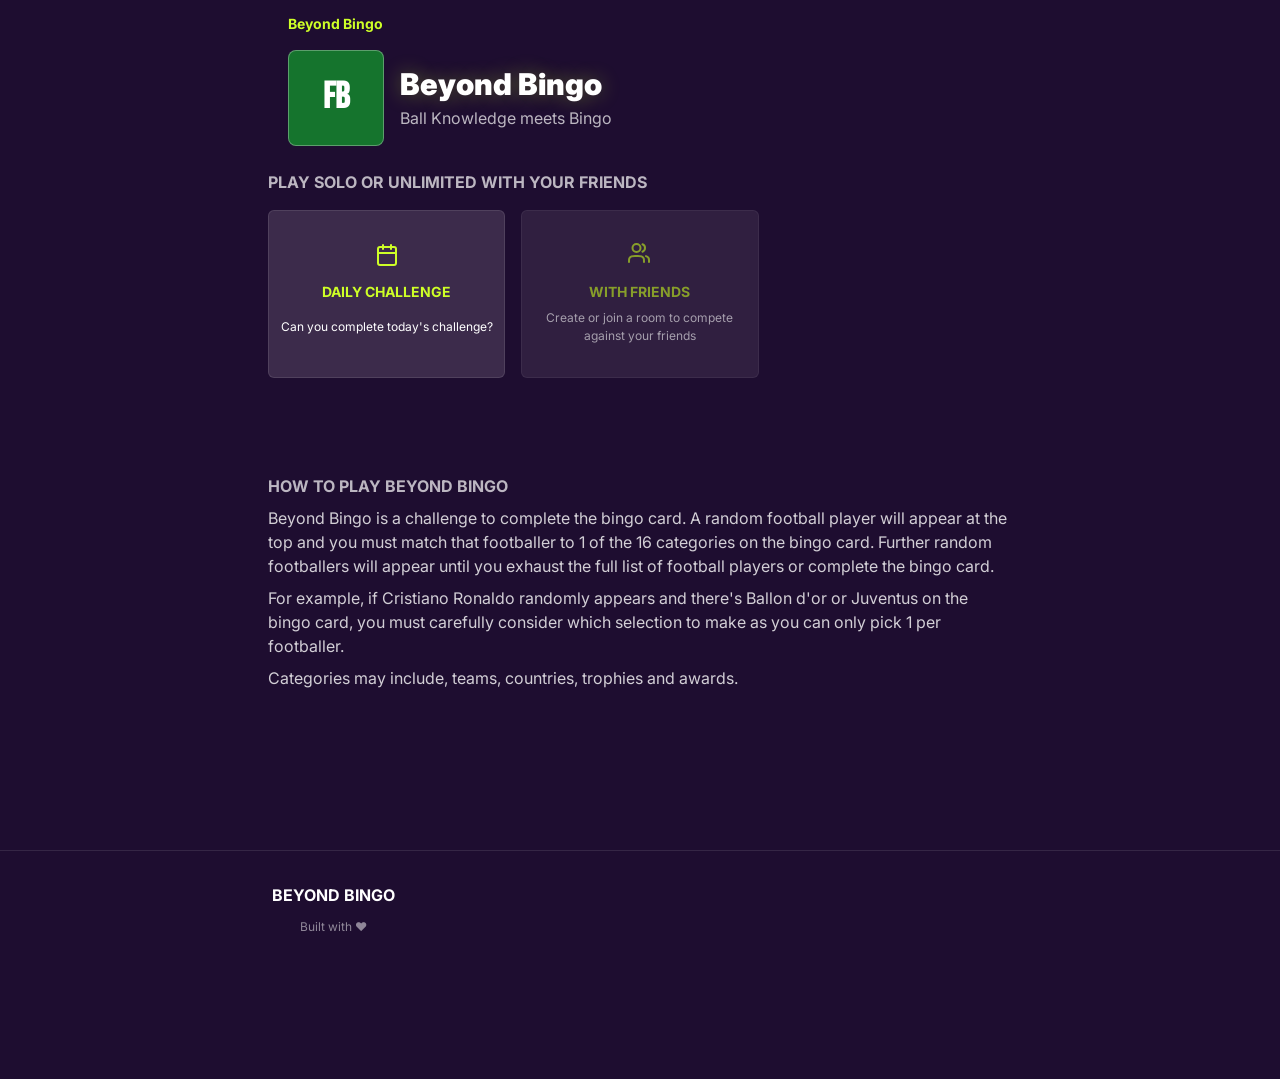
<file: index.html>
<!DOCTYPE html>
<html lang="en" dir="ltr">
<head>
  <meta charset="utf-8" />
  <meta name="viewport" content="width=device-width" />
  <meta name="description" content="Can you Complete the Beyond Bingo Card? Test your Bingo FC knowledge and PLAY NOW" />
  <title>Beyond Bingo Game - Play Now</title>
  <meta property="og:title" content="Beyond Bingo Game - Play Now" />
  <meta property="og:description" content="Can you Complete the Beyond Bingo Card? Test your Bingo FC knowledge and PLAY NOW" />
  <meta property="og:type" content="website" />
  <meta name="theme-color" content="#57ac57" />
  <link rel="preconnect" href="https://fonts.googleapis.com" />
  <link rel="preconnect" href="https://fonts.gstatic.com" crossorigin />
  <link href="https://fonts.googleapis.com/css2?family=Bebas+Neue&family=Inter:wght@400;500;600;700;800;900&display=swap" rel="stylesheet" />
  <link rel="stylesheet" href="ui_components/globals.css" />
  <link rel="stylesheet" href="ui_components/index.css" />
  <link rel="icon" type="image/x-icon" href="ui_components/favicon.ico" />
  <style>
    body {
      background: #1e0d30;
      min-height: 100vh;
      font-family: 'Inter', sans-serif;
      color: #fff;
    }
    .game-card {
      background: #3c2b4b;
      border: 1px solid rgba(255,255,255,0.1);
      border-radius: 0.375rem;
      transition: border-color 0.2s;
    }
    .game-card:hover {
      border-color: #ceff27;
    }
    .mode-icon {
      width: 1.5rem;
      height: 1.5rem;
    }
    .bingo-title-glow {
      text-shadow: 0 0 20px rgba(206, 255, 39, 0.3);
    }
  </style>
</head>
<body>

  <div class="bg-[#1e0d30] pb-8 sm:pb-16 flex-1">

    <!-- Header -->
    <header class="mb-2">
      <div class="max-w-3xl pt-3.5 pb-4 px-6 sm:px-8 w-full mx-auto">
        <p class="pb-2 ml-4 lg:ml-0 text-sm sm:text-md font-bold mb-2">
          <a href="./index.html" class="text-[#ceff27]">Beyond Bingo</a>
        </p>
        <div class="flex gap-4 items-center">
          <div class="rounded sm:rounded-lg overflow-hidden border border-white/30 w-16 h-16 sm:w-24 sm:h-24 flex-shrink-0 bg-[#15742d] flex items-center justify-center text-2xl sm:text-4xl font-bebas-neue font-bold text-white">
            FB
          </div>
          <div class="flex flex-col justify-center">
            <h1 class="text-lg sm:text-3xl font-black sm:mb-1 bingo-title-glow" translate="no">Beyond Bingo</h1>
            <h2 class="text-white/70 leading-tight text-sm sm:text-base">Ball Knowledge meets Bingo</h2>
          </div>
        </div>
      </div>
    </header>

    <!-- Game Modes -->
    <section class="max-w-3xl px-3 mx-auto mb-5 sm:mb-8">
      <header class="flex mb-2 sm:mb-4">
        <h2 class="uppercase font-bold text-sm sm:text-base text-white/70">Play Solo or Unlimited with your Friends</h2>
      </header>
      <div class="grid grid-cols-2 sm:grid-cols-3 gap-3 sm:gap-4">

        <!-- Daily Challenge -->
        <a href="daily/index.html" class="game-card overflow-hidden flex flex-col justify-between py-4 px-2 no-underline">
          <div class="w-full overflow-hidden flex justify-center pt-4 pb-2">
            <div class="mode-icon flex items-center justify-center text-[#ceff27]">
              <svg viewBox="0 0 24 24" fill="none" stroke="currentColor" stroke-width="2" stroke-linecap="round" stroke-linejoin="round" class="w-6 h-6">
                <path d="M8 2v4" /><path d="M16 2v4" /><rect width="18" height="18" x="3" y="4" rx="2" /><path d="M3 10h18" />
              </svg>
            </div>
          </div>
          <div class="py-2 flex-1 flex flex-col">
            <h3 class="uppercase font-bold mb-2 text-center leading-tight text-[#ceff27] text-sm">Daily Challenge</h3>
            <div class="flex-1 flex items-center justify-center pb-2">
              <p class="text-xs text-white text-center leading-normal">Can you complete today's challenge?</p>
            </div>
          </div>
        </a>

        <!-- With Friends -->
        <div class="game-card overflow-hidden flex flex-col justify-between py-4 px-2 opacity-60 cursor-not-allowed">
          <div class="w-full overflow-hidden flex justify-center pt-4 pb-2">
            <div class="mode-icon flex items-center justify-center text-[#ceff27]">
              <svg viewBox="0 0 24 24" fill="none" stroke="currentColor" stroke-width="2" stroke-linecap="round" stroke-linejoin="round" class="w-6 h-6">
                <path d="M21 19V17C21 15.1362 19.7252 13.5701 18 13.126M14.5 1.29076C15.9659 1.88415 17 3.32131 17 5C17 6.67869 15.9659 8.11585 14.5 8.70924M16 19C16 17.1362 16 16.2044 15.6955 15.4693C15.2895 14.4892 14.5108 13.7105 13.5307 13.3045C12.7956 13 11.8638 13 10 13H7C5.13623 13 4.20435 13 3.46927 13.3045C2.48915 13.7105 1.71046 14.4892 1.30448 15.4693C1 16.2044 1 17.1362 1 19M12.5 5C12.5 7.20914 10.7091 9 8.5 9C6.29086 9 4.5 7.20914 4.5 5C4.5 2.79086 6.29086 1 8.5 1C10.7091 1 12.5 2.79086 12.5 5Z" />
              </svg>
            </div>
          </div>
          <div class="py-2 flex-1 flex flex-col">
            <h3 class="uppercase font-bold mb-2 text-center leading-tight text-[#ceff27] text-sm">With Friends</h3>
            <div class="flex-1 flex items-center justify-center pb-2">
              <p class="text-xs text-white text-center leading-normal">Create or join a room to compete against your friends</p>
            </div>
          </div>
        </div>

      </div>
    </section>

    <!-- How to Play -->
    <section class="max-w-3xl px-3 mx-auto py-8 sm:py-16">
      <div class="max-w-3xl mx-auto mb-4 sm:mb-8">
        <h2 class="uppercase font-bold text-sm sm:text-base mb-1 sm:mb-2 text-white/70">How to Play Beyond Bingo</h2>
        <p class="mb-2 text-sm sm:text-base text-white/80">
          Beyond Bingo is a challenge to complete the bingo card. A random football player will appear at the top and you must match that footballer to 1 of the 16 categories on the bingo card. Further random footballers will appear until you exhaust the full list of football players or complete the bingo card.
        </p>
        <p class="mb-2 text-sm sm:text-base text-white/80">
          For example, if Cristiano Ronaldo randomly appears and there's Ballon d'or or Juventus on the bingo card, you must carefully consider which selection to make as you can only pick 1 per footballer.
        </p>
        <p class="mb-2 text-sm sm:text-base text-white/80">
          Categories may include, teams, countries, trophies and awards.
        </p>
      </div>
    </section>

  </div>

  <!-- Footer -->
  <footer class="bg-[#1e0d30] border-t border-t-white/10 text-white pb-14 sm:pb-28">
    <div class="max-w-3xl mx-auto flex flex-col gap-6 sm:flex-row justify-between items-center sm:items-start py-8 px-4">
      <div class="text-center sm:text-left">
        <div class="uppercase font-bold mb-3">Beyond Bingo</div>
        <p class="text-white/50 text-xs">Built with ❤️</p>
      </div>
    </div>
  </footer>

</body>
</html>
</file>
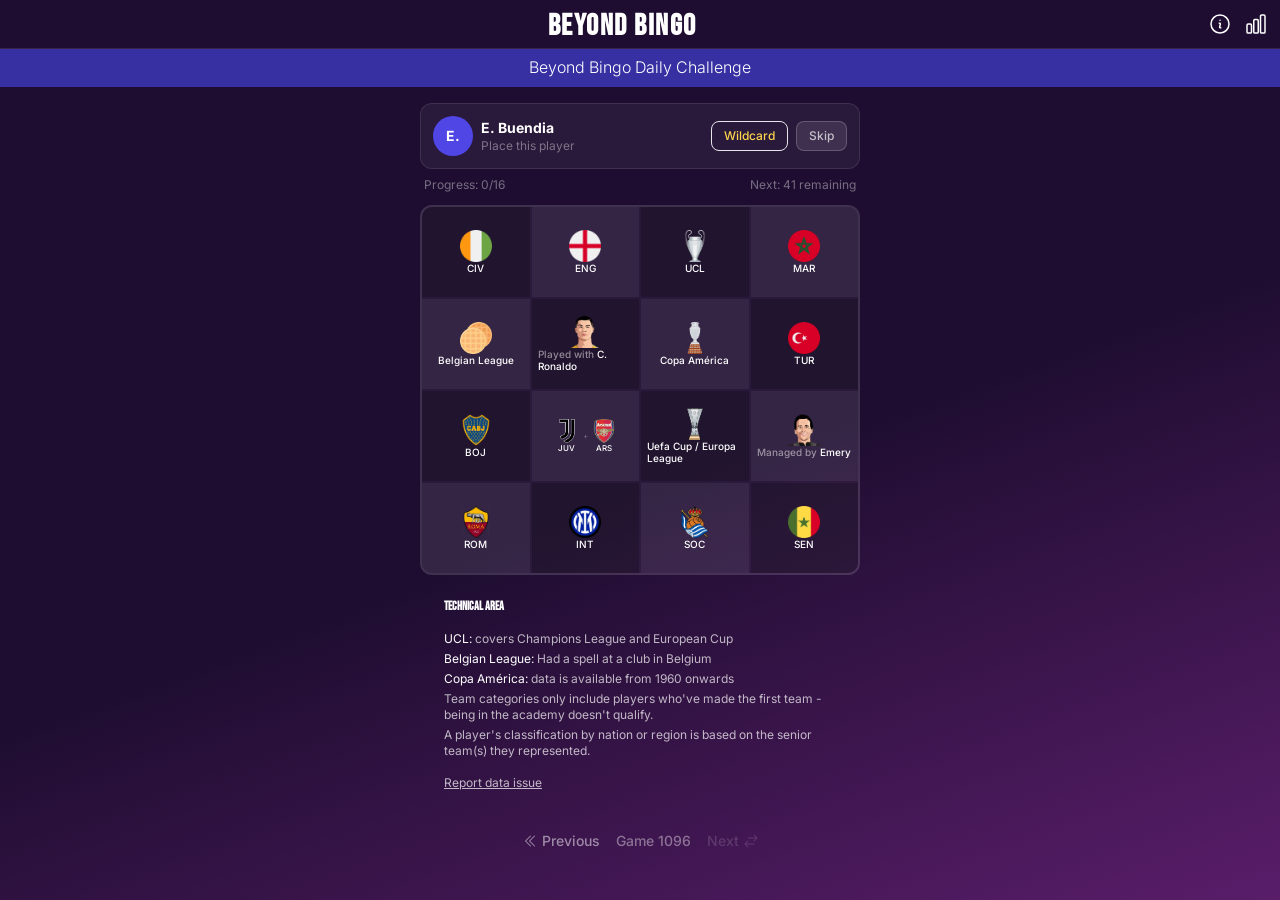
<file: daily/index.html>
<!DOCTYPE html>
<html lang="en" class="dark">
<head>
  <meta charset="UTF-8" />
  <meta name="viewport" content="width=device-width, initial-scale=1.0" />
  <title>Beyond Bingo Daily - Play Now</title>
  <link rel="preconnect" href="https://fonts.googleapis.com" />
  <link rel="preconnect" href="https://fonts.gstatic.com" crossorigin />
  <link href="https://fonts.googleapis.com/css2?family=Bebas+Neue&family=Inter:wght@400;500;600;700;800;900&family=VT323&display=swap" rel="stylesheet" />
  <link rel="stylesheet" href="../ui_components/globals.css" />
  <link rel="stylesheet" href="../ui_components/index.css" />
  <link rel="icon" type="image/x-icon" href="../ui_components/favicon.ico" />
  <style>
    :root {
      --font-primary: 'Bebas Neue', sans-serif;
      --font-secondary: 'Inter', sans-serif;
    }
    body {
      background: #1e0d30;
      min-height: 100vh;
      font-family: var(--font-secondary);
      color: #fff;
    }
    .navbar {
      background: #1e0d30;
      border-bottom: 1px solid rgba(255,255,255,0.1);
    }
    .banner {
      background: #3730a3;
      text-align: center;
      color: #fff;
      padding: 0.375rem 0.5rem 0.5rem;
      font-size: 0.875rem;
    }
    .banner a { color: #fff; text-decoration: none; }
    .banner .highlight { color: #ceff27; font-weight: 700; text-decoration: underline; }
    .cell-req + .cell-req:before {
      content: ' + ';
      opacity: 0.5;
      font-family: var(--font-secondary);
      font-size: 11px;
    }
    .cell-filled {
      background: linear-gradient(135deg, #10b981, #059669) !important;
      border-color: #047857 !important;
    }
    .cell-filled.wildcard {
      background: linear-gradient(135deg, #fbbf24, #f59e0b) !important;
      border-color: #d97706 !important;
    }
    .cell-incorrect {
      animation: shake 0.4s ease-in-out;
      border-color: #ef4444 !important;
      box-shadow: 0 0 12px rgba(239, 68, 68, 0.5);
    }
    @keyframes shake {
      0%, 100% { transform: translateX(0); }
      20% { transform: translateX(-4px); }
      40% { transform: translateX(4px); }
      60% { transform: translateX(-3px); }
      80% { transform: translateX(3px); }
    }
    .modal-overlay {
      background: rgba(0, 0, 0, 0.7);
      backdrop-filter: blur(4px);
    }
    .toast-enter {
      animation: slideDown 0.3s ease-out;
    }
    @keyframes slideDown {
      from { opacity: 0; transform: translateY(-20px); }
      to { opacity: 1; transform: translateY(0); }
    }
    .line-highlight {
      box-shadow: inset 0 0 0 2px rgba(206, 255, 39, 0.6);
    }
    .bingo-title-glow {
      text-shadow: 0 0 20px rgba(206, 255, 39, 0.3);
    }
  </style>
</head>
<body>

  <!-- Nav -->
  <nav class="navbar">
    <div class="navbar-content px-2 flex items-center justify-between">
      <div class="w-8"></div>
      <div>
        <a href="../index.html">
          <h1 class="text-2xl sm:text-3xl font-bold text-white text-center tracking-wider font-bebas-neue mt-1">Beyond Bingo</h1>
        </a>
      </div>
      <div class="flex items-center gap-1">
        <button id="infoBtn" class="h-10 w-8 flex items-center justify-center" aria-label="Info">
          <svg class="h-6 w-6 stroke-white" xmlns="http://www.w3.org/2000/svg" fill="none" viewBox="0 0 24 24" stroke-width="1.5" stroke="currentColor">
            <path stroke-linecap="round" stroke-linejoin="round" d="m11.25 11.25.041-.02a.75.75 0 0 1 1.063.852l-.708 2.836a.75.75 0 0 0 1.063.853l.041-.021M21 12a9 9 0 1 1-18 0 9 9 0 0 1 18 0Zm-9-3.75h.008v.008H12V8.25Z" />
          </svg>
        </button>
        <button id="statsBtn" class="h-10 w-8 flex items-center justify-center" aria-label="Statistics">
          <svg class="h-6 w-6 stroke-white" xmlns="http://www.w3.org/2000/svg" fill="none" viewBox="0 0 24 24" stroke-width="1.5" stroke="currentColor">
            <path stroke-linecap="round" stroke-linejoin="round" d="M3 13.125C3 12.504 3.504 12 4.125 12h2.25c.621 0 1.125.504 1.125 1.125v6.75C7.5 20.496 6.996 21 6.375 21h-2.25A1.125 1.125 0 0 1 3 19.875v-6.75ZM9.75 8.625c0-.621.504-1.125 1.125-1.125h2.25c.621 0 1.125.504 1.125 1.125v11.25c0 .621-.504 1.125-1.125 1.125h-2.25a1.125 1.125 0 0 1-1.125-1.125V8.625ZM16.5 4.125c0-.621.504-1.125 1.125-1.125h2.25C20.496 3 21 3.504 21 4.125v15.75c0 .621-.504 1.125-1.125 1.125h-2.25a1.125 1.125 0 0 1-1.125-1.125V4.125Z" />
          </svg>
        </button>
      </div>
    </div>
  </nav>

  <!-- Banner -->
  <div class="banner">
    <div class="font-light text-sm sm:text-base">
      <a href="../index.html">Beyond Bingo Daily Challenge</a>
    </div>
  </div>

  <!-- Game Area -->
  <div class="content-wrapper">
    <div class="content-container">
      <div class="content-container-inner py-4">
        <main class="game min-h-[calc(70svh)]" id="gameRoot">
          <div class="inner-container flex flex-col items-center" style="max-width:440px;margin:0 auto;width:100%"></div>
        </main>
      </div>
    </div>
  </div>

  <!-- Info Modal -->
  <div id="infoModal" class="modal-overlay fixed inset-0 z-40 hidden flex items-center justify-center p-4">
    <div class="bg-[#1e0d30] rounded-2xl border border-[#4b3c5a] w-full max-w-md max-h-[80vh] overflow-y-auto shadow-2xl">
      <div class="flex items-center justify-between p-5 border-b border-white/10">
        <h2 class="font-bold uppercase tracking-wide">How to Play</h2>
        <button id="infoClose" class="text-white/60 hover:text-white">
          <svg class="w-5 h-5" xmlns="http://www.w3.org/2000/svg" viewBox="0 0 24 24" fill="currentColor"><path d="M5.47 5.47a.75.75 0 0 1 1.06 0L12 10.94l5.47-5.47a.75.75 0 1 1 1.06 1.06L13.06 12l5.47 5.47a.75.75 0 1 1-1.06 1.06L12 13.06l-5.47 5.47a.75.75 0 0 1-1.06-1.06L10.94 12 5.47 6.53a.75.75 0 0 1 0-1.06Z" /></svg>
        </button>
      </div>
      <div class="p-5 text-sm text-white/80 leading-relaxed space-y-3">
        <p>You are given 16 different football-related categories arranged in a 4x4 grid. Each turn, a player name is shown &mdash; your task is to tap the cell that matches the player.</p>
        <p><strong class="text-white">Correct:</strong> The cell fills with the player's name and turns green.</p>
        <p><strong class="text-white">Wrong:</strong> The cell flashes red and you move to the next player.</p>
        <p><strong class="text-white">Goal:</strong> Fill all 16 cells to get <strong class="text-[#ceff27]">BINGO</strong>!</p>
        <p class="pt-2 border-t border-white/10"><strong class="text-white">Wildcard:</strong> If the current player matches multiple empty cells, use the wildcard to fill them all at once.</p>
      </div>
    </div>
  </div>

  <!-- Stats Modal -->
  <div id="statsModal" class="modal-overlay fixed inset-0 z-40 hidden flex items-center justify-center p-4">
    <div class="bg-[#1e0d30] rounded-2xl border border-[#4b3c5a] w-full max-w-sm shadow-2xl">
      <div class="flex items-center justify-between p-5 border-b border-white/10">
        <h2 class="font-bold uppercase tracking-wide">Statistics</h2>
        <button id="statsClose" class="text-white/60 hover:text-white">
          <svg class="w-5 h-5" xmlns="http://www.w3.org/2000/svg" viewBox="0 0 24 24" fill="currentColor"><path d="M5.47 5.47a.75.75 0 0 1 1.06 0L12 10.94l5.47-5.47a.75.75 0 1 1 1.06 1.06L13.06 12l5.47 5.47a.75.75 0 1 1-1.06 1.06L12 13.06l-5.47 5.47a.75.75 0 0 1-1.06-1.06L10.94 12 5.47 6.53a.75.75 0 0 1 0-1.06Z" /></svg>
        </button>
      </div>
      <div id="statsBody" class="p-5 text-center text-white/60">
        <p>No games played yet.</p>
      </div>
    </div>
  </div>

  <!-- Toast -->
  <div id="toast" class="fixed z-20 left-1/2 -translate-x-1/2 top-24 hidden max-w-sm w-full px-4"></div>

  <script type="module" src="app.js"></script>
</body>
</html>
</file>
<file: ui_components/globals.css>
html,body{height:100%}h1,h2,h3,h4,h5,h6{font-family:var(--font-primary)}body{font-family:var(--font-secondary);display:flex;flex-direction:column;background-color:#fff}#tyche_cmp_modal svg{display:inline-block}body.nav-open{overflow:hidden}@media screen and (min-width:420px){body.nav-open{overflow:auto}}.sidebar-toggle{position:absolute;top:.25rem;left:0;z-index:1;width:2.5rem;height:2.5rem}.sidebar-toggle svg{margin-left:.5rem;width:1.5rem;height:1.5rem}.sidebar-toggle svg,.sidebar-footer svg{color:#fff;fill:#fff}.sidebar{display:flex;flex-direction:column;position:fixed;z-index:999;left:0;top:0;bottom:0;font-size:14px;background:#fff;width:100%;visibility:hidden;opacity:0;transform:translate(-100px);transition:opacity .2s,transform .2s;border-right:1px solid #e5e7eb;overflow:auto}html.dark .sidebar{border-color:#ffffff1a}body.nav-open .sidebar{visibility:visible;opacity:1;transform:translate(0)}html.dark .sidebar{background-color:#1e0d30;color:#fff}@media screen and (min-width:420px){.sidebar{width:auto;min-width:340px}}.sidebar-header{width:100%;display:flex;justify-content:space-between;align-items:center}.sidebar-header:first-child{margin-bottom:1rem}.sidebar-header h2{text-transform:uppercase;font-weight:700}html.dark .sidebar-header a{color:#ceff27}.sidebar-header a{color:#b837c6}.sidebar-games{margin-bottom:1rem}.sidebar-footer{margin-top:auto;display:flex;justify-content:space-between;align-items:flex-end;font-size:13px}.sidebar-footer a{text-decoration:underline;font-weight:700}.sidebar-game{margin-bottom:.75rem;display:block}.subtitle{font-size:17px;font-weight:700}.sidebar-game span{display:block}.sidebar-game span:last-child{font-size:13px;line-height:1;opacity:.7}.sidebar-close{width:1.5rem;height:1.5rem}.leagues{display:flex;margin-top:.5rem}.leagues a{margin-right:.75rem}.leagues img{width:2rem}.emoji-link{font-size:22px;margin-right:8px}.sidebar-game-inner{display:flex;align-items:center}.nav-open #pw-oop-left_rail{display:none!important}.content,.site-container{display:flex;flex-direction:column;flex:1;position:relative}html.takeover-active .site-container{margin:0 auto}html.takeover-active .inner-container{width:100%;margin-left:auto;margin-right:auto;max-width:970px;position:relative}html.takeover-active .home-header{padding-bottom:0;max-width:970px}html.takeover-active .home-content{margin-top:0}html.takeover-active .home-content .inner-container{background:#fff}.home-content-inner{display:flex;flex-direction:column-reverse}html.takeover-active .home-content-inner{flex-direction:column}.prose{max-width:none}@media screen and (max-width:1023px){.mobile-leaderboard-container{min-height:100px;margin-bottom:2rem}.prose .mobile-leaderboard-container{position:relative;left:50%;right:50%;margin-left:-50vw;margin-right:-50vw;width:100vw}}@media screen and (min-width:1024px){.mobile-leaderboard-container{display:none}.desktop-leaderboard-container{display:flex;align-items:center;justify-content:center;width:970px;height:250px;align-self:center;overflow:hidden}.desktop-takeover-container{width:100%;background-color:#1e0d30;padding:5px 0;height:260px;border-bottom:1px solid #3d164e}.playfootball\.games .desktop-takeover-container{padding:0;background-color:transparent;border:none;height:auto}.playfootball\.games .content{background:#fff!important}.med-rect-container{width:300px;min-height:250px}.content-container-inner{flex:1;flex-direction:row-reverse;max-width:970px}}.instagram-gradient{background:#833ab4;background:linear-gradient(to right,#833ab4,#fd1d1d,#fcb045)}.vm-footer{background-color:#fafafa33!important}html.dark{background-color:#1e0d30;color:#fff}html.dark body{background-color:transparent}html.dark .content-container{background-color:#1e0d30;background-image:linear-gradient(-200deg,#1e0d30 50%,#b837c6 180%)}.navbar{background:#fff}html.dark .navbar{background:#1e0d30}.navbar-content{display:flex;height:3rem;align-items:center;justify-content:space-between;position:relative;z-index:1}html.dark .navbar-content{background:#1e0d30}.content-container-inner,.content-wrapper{display:flex;flex-direction:column;width:100%;flex:1}.content-container-inner{display:flex;flex-direction:column;margin:0 auto;width:100%}.content-container{width:100%;flex:1;display:flex}.game{flex:1;display:flex;flex-direction:column}.content-aside{margin-left:auto;margin-right:auto;width:100%;max-width:420px}.content-aside>*{margin-bottom:1rem}.stamp{opacity:0;transform:scale(1.5);animation:stamp .4s forwards}.animate-up-left{opacity:0;animation:animate-up-left .7s}.animate-up-right{opacity:0;animation:animate-up-right .7s}@media screen and (min-width:640px){.content-aside{max-width:440px}}@media screen and (min-width:1024px){.content-aside{margin:0 2rem 0 1rem;width:300px}.med-rect-container{width:300px;min-height:250px}.content-container-inner{flex:1;flex-direction:row-reverse;max-width:970px}}.fadeIn{opacity:0;animation:fadeIn linear forwards;animation-duration:.35s}@keyframes fadeIn{0%{opacity:0}to{opacity:1}}.fadeInUp{animation:fadeInUp linear forwards;animation-duration:.35s}@keyframes fadeInUp{0%{opacity:0;transform:translateY(30px)}to{opacity:1;transform:translateY(0)}}.fadeInLeft{animation:fadeInLeft linear forwards;animation-duration:.35s}@keyframes fadeInLeft{0%{opacity:0;transform:translate(30px)}to{opacity:1;transform:translate(0)}}.fadeInDown{animation:fadeInDown linear forwards;animation-duration:.35s}@keyframes fadeInDown{0%{opacity:0;transform:translateY(-40px)}20%{transform:translateY(-40px)}to{opacity:1;transform:translateY(0)}}.video-wrapper{width:960px;left:50%;position:absolute;top:50%;transform:translate(-50%,-50%)}#videoslot:before{content:"";width:48px;height:48px;border:5px solid #FFF;border-bottom-color:transparent;border-radius:50%;display:block;box-sizing:border-box;animation:rotation 1s linear infinite;position:absolute;top:50%;left:50%;margin-top:-24px;margin-left:-24px}.video-overlay{width:100vw;height:100vh;background-color:#0009;position:fixed;top:0;left:0;z-index:92147483648;display:none}.video-overlay.active{display:block}.player-container{width:100%;aspect-ratio:16 / 9;background:#000;position:relative;text-align:center;display:flex;justify-content:center;align-items:center;margin:0 auto;z-index:1}.player-container:before{content:"";width:48px;height:48px;border:5px solid #FFF;border-bottom-color:transparent;border-radius:50%;display:block;box-sizing:border-box;animation:rotation 1s linear infinite;position:absolute;top:50%;left:50%;margin-top:-24px;margin-left:-24px;z-index:1}.player-message-box{width:100%;position:absolute;bottom:0;transform:translateY(100%);background:#000000e6!important;color:#fff;padding:5px;line-height:1;text-align:center;font-size:16px;box-sizing:border-box;text-transform:uppercase}@media only screen and (max-width:767px){.video-wrapper{width:100vw!important}}@media only screen and (max-width:390){.player-message-box{bottom:-25%}}.shadowed{text-shadow:1px 1px 1px #000}.filter-shadow-bold{filter:drop-shadow(1px 1px 1px #000000)}.filter-shadow{filter:drop-shadow(2px 2px 2px rgba(0,0,0,.3))}.cell-fill-animation{animation:onTypeCell linear;animation-duration:.35s}.cell-reveal{animation-duration:.35s;animation-timing-function:linear;animation-fill-mode:backwards}.cell-reveal.absent{animation-name:revealAbsentCharCell}.cell-reveal.correct{animation-name:revealCorrectCharCell}.cell-reveal.present{animation-name:revealPresentCharCell}.cell-reveal>.letter-container{animation:offsetLetterFlip .35s linear;animation-fill-mode:backwards}.jiggle{animation:jiggle linear;animation-duration:var(--animation-speed-fast)}.pop-in{visibility:hidden;animation:pop-in .3s linear forwards}.pop-in-opacity{opacity:0;visibility:hidden;animation:pop-in-opacity .3s linear forwards}.shake{animation:shake .8s infinite}.shrink-fade{animation:shrink-fade 1s infinite;animation-iteration-count:4}.spinner path{animation-duration:1s;animation-name:pulse;animation-iteration-count:infinite}.spinner path.path-7{animation-delay:-1s}.spinner path.path-6{animation-delay:-.875s}.spinner path.path-5{animation-delay:-.75s}.spinner path.path-4{animation-delay:-.625s}.spinner path.path-3{animation-delay:-.5s}.spinner path.path-2{animation-delay:-.375s}.spinner path.path-1{animation-delay:-.25s}.spinner path.path-0{animation-delay:-.125s}.fade-in{opacity:0;animation:fadeIn .5s linear forwards}.dot-pulse{width:30px;aspect-ratio:4;--_g: no-repeat radial-gradient(circle closest-side,#fff 90%,#0000);background:var(--_g) 0% 50%,var(--_g) 50% 50%,var(--_g) 100% 50%;background-size:calc(100%/3) 100%;animation:l7 1s infinite linear}@keyframes l7{33%{background-size:calc(100%/3) 0%,calc(100%/3) 100%,calc(100%/3) 100%}50%{background-size:calc(100%/3) 100%,calc(100%/3) 0%,calc(100%/3) 100%}66%{background-size:calc(100%/3) 100%,calc(100%/3) 100%,calc(100%/3) 0%}}@keyframes animate-up-left{0%{opacity:0}to{opacity:1;transform:scale(2.5) translate(-15px,-15px);transition:all .3s cubic-bezier(.6,.04,.98,.335)}}@keyframes animate-up-right{0%{opacity:0}to{opacity:1;transform:scale(2) translate(5px,-10px);transition:all .3s cubic-bezier(.6,.04,.98,.335)}}@keyframes stamp{0%{opacity:0;z-index:2}10%{opacity:.5;z-index:2;transform:scale(4);transition:all .3s cubic-bezier(.6,.04,.98,.335)}to{z-index:auto;opacity:1;transform:scale(1)}}@keyframes shake{10%,90%{transform:translate3d(-1px,0,0)}20%,80%{transform:translate3d(2px,0,0)}30%,50%,70%{transform:translate3d(-4px,0,0)}40%,60%{transform:translate3d(4px,0,0)}}@keyframes shrink-fade{0%{font-size:40vw;opacity:1}to{font-size:15vw;opacity:.3}}@keyframes pop-in{50%{visibility:visible;transform:scale(1.3)}to{transform:scale(1);visibility:visible}}@keyframes pop-in-opacity{10%{opacity:1}50%{opacity:1;visibility:visible;transform:scale(1.3)}to{opacity:1;transform:scale(1);visibility:visible}}@keyframes rotation{0%{transform:rotate(0)}to{transform:rotate(360deg)}}@keyframes pulse{0%{opacity:.1}30%{opacity:.8}to{opacity:.1}}@keyframes fadeIn{to{opacity:1}}@keyframes revealAbsentCharCell{0%{transform:rotateX(0);background-color:var(--default-cell-bg-color);border-color:var(--default-cell-border-color);color:var(--default-cell-text-color)}50%{background-color:var(--default-cell-bg-color);border-color:var(--default-cell-border-color);color:var(--default-cell-text-color)}50.1%{background-color:var(--absent-cell-bg-color);border-color:var(--absent-cell-bg-color)}to{transform:rotateX(180deg)}}@keyframes revealCorrectCharCell{0%{transform:rotateX(0);background-color:var(--default-cell-bg-color);border-color:var(--default-cell-border-color);color:var(--default-cell-text-color)}50%{background-color:var(--default-cell-bg-color);border-color:var(--default-cell-border-color);color:var(--default-cell-text-color)}50.1%{background-color:var(--correct-cell-bg-color);border-color:var(--correct-cell-bg-color)}to{transform:rotateX(180deg)}}@keyframes revealPresentCharCell{0%{transform:rotateX(0);background-color:var(--default-cell-bg-color);border-color:var(--default-cell-border-color);color:var(--default-cell-text-color)}50%{background-color:var(--default-cell-bg-color);border-color:var(--default-cell-border-color);color:var(--default-cell-text-color)}50.1%{background-color:var(--present-cell-bg-color);border-color:var(--present-cell-bg-color)}to{transform:rotateX(180deg)}}@keyframes offsetLetterFlip{0%{transform:rotateX(0)}to{transform:rotateX(180deg)}}@keyframes onTypeCell{0%{transform:scale(1)}50%{transform:scale(1.1)}to{transform:scale(1)}}@keyframes jiggle{0%{transform:translate(0)}25%{transform:translate(-.5rem)}50%{transform:translate(.5rem)}75%{transform:translate(-.5rem)}to{transform:translate(0)}}
</file>
<file: ui_components/index.css>
*,:before,:after {
    --tw-border-spacing-x: 0;
    --tw-border-spacing-y: 0;
    --tw-translate-x: 0;
    --tw-translate-y: 0;
    --tw-rotate: 0;
    --tw-skew-x: 0;
    --tw-skew-y: 0;
    --tw-scale-x: 1;
    --tw-scale-y: 1;
    --tw-pan-x: ;
    --tw-pan-y: ;
    --tw-pinch-zoom: ;
    --tw-scroll-snap-strictness: proximity;
    --tw-gradient-from-position: ;
    --tw-gradient-via-position: ;
    --tw-gradient-to-position: ;
    --tw-ordinal: ;
    --tw-slashed-zero: ;
    --tw-numeric-figure: ;
    --tw-numeric-spacing: ;
    --tw-numeric-fraction: ;
    --tw-ring-inset: ;
    --tw-ring-offset-width: 0px;
    --tw-ring-offset-color: #fff;
    --tw-ring-color: rgb(59 130 246 / .5);
    --tw-ring-offset-shadow: 0 0 #0000;
    --tw-ring-shadow: 0 0 #0000;
    --tw-shadow: 0 0 #0000;
    --tw-shadow-colored: 0 0 #0000;
    --tw-blur: ;
    --tw-brightness: ;
    --tw-contrast: ;
    --tw-grayscale: ;
    --tw-hue-rotate: ;
    --tw-invert: ;
    --tw-saturate: ;
    --tw-sepia: ;
    --tw-drop-shadow: ;
    --tw-backdrop-blur: ;
    --tw-backdrop-brightness: ;
    --tw-backdrop-contrast: ;
    --tw-backdrop-grayscale: ;
    --tw-backdrop-hue-rotate: ;
    --tw-backdrop-invert: ;
    --tw-backdrop-opacity: ;
    --tw-backdrop-saturate: ;
    --tw-backdrop-sepia: ;
    --tw-contain-size: ;
    --tw-contain-layout: ;
    --tw-contain-paint: ;
    --tw-contain-style:
}

::backdrop {
    --tw-border-spacing-x: 0;
    --tw-border-spacing-y: 0;
    --tw-translate-x: 0;
    --tw-translate-y: 0;
    --tw-rotate: 0;
    --tw-skew-x: 0;
    --tw-skew-y: 0;
    --tw-scale-x: 1;
    --tw-scale-y: 1;
    --tw-pan-x: ;
    --tw-pan-y: ;
    --tw-pinch-zoom: ;
    --tw-scroll-snap-strictness: proximity;
    --tw-gradient-from-position: ;
    --tw-gradient-via-position: ;
    --tw-gradient-to-position: ;
    --tw-ordinal: ;
    --tw-slashed-zero: ;
    --tw-numeric-figure: ;
    --tw-numeric-spacing: ;
    --tw-numeric-fraction: ;
    --tw-ring-inset: ;
    --tw-ring-offset-width: 0px;
    --tw-ring-offset-color: #fff;
    --tw-ring-color: rgb(59 130 246 / .5);
    --tw-ring-offset-shadow: 0 0 #0000;
    --tw-ring-shadow: 0 0 #0000;
    --tw-shadow: 0 0 #0000;
    --tw-shadow-colored: 0 0 #0000;
    --tw-blur: ;
    --tw-brightness: ;
    --tw-contrast: ;
    --tw-grayscale: ;
    --tw-hue-rotate: ;
    --tw-invert: ;
    --tw-saturate: ;
    --tw-sepia: ;
    --tw-drop-shadow: ;
    --tw-backdrop-blur: ;
    --tw-backdrop-brightness: ;
    --tw-backdrop-contrast: ;
    --tw-backdrop-grayscale: ;
    --tw-backdrop-hue-rotate: ;
    --tw-backdrop-invert: ;
    --tw-backdrop-opacity: ;
    --tw-backdrop-saturate: ;
    --tw-backdrop-sepia: ;
    --tw-contain-size: ;
    --tw-contain-layout: ;
    --tw-contain-paint: ;
    --tw-contain-style:
}

*,:before,:after {
    box-sizing: border-box;
    border-width: 0;
    border-style: solid;
    border-color: #e5e7eb
}

:before,:after {
    --tw-content: ""
}

html,:host {
    line-height: 1.5;
    -webkit-text-size-adjust: 100%;
    -moz-tab-size: 4;
    -o-tab-size: 4;
    tab-size: 4;
    font-family: ui-sans-serif,system-ui,sans-serif,"Apple Color Emoji","Segoe UI Emoji",Segoe UI Symbol,"Noto Color Emoji";
    font-feature-settings: normal;
    font-variation-settings: normal;
    -webkit-tap-highlight-color: transparent
}

body {
    margin: 0;
    line-height: inherit
}

hr {
    height: 0;
    color: inherit;
    border-top-width: 1px
}

abbr:where([title]) {
    -webkit-text-decoration: underline dotted;
    text-decoration: underline dotted
}

h1,h2,h3,h4,h5,h6 {
    font-size: inherit;
    font-weight: inherit
}

a {
    color: inherit;
    text-decoration: inherit
}

b,strong {
    font-weight: bolder
}

code,kbd,samp,pre {
    font-family: ui-monospace,SFMono-Regular,Menlo,Monaco,Consolas,Liberation Mono,Courier New,monospace;
    font-feature-settings: normal;
    font-variation-settings: normal;
    font-size: 1em
}

small {
    font-size: 80%
}

sub,sup {
    font-size: 75%;
    line-height: 0;
    position: relative;
    vertical-align: baseline
}

sub {
    bottom: -.25em
}

sup {
    top: -.5em
}

table {
    text-indent: 0;
    border-color: inherit;
    border-collapse: collapse
}

button,input,optgroup,select,textarea {
    font-family: inherit;
    font-feature-settings: inherit;
    font-variation-settings: inherit;
    font-size: 100%;
    font-weight: inherit;
    line-height: inherit;
    letter-spacing: inherit;
    color: inherit;
    margin: 0;
    padding: 0
}

button,select {
    text-transform: none
}

button,input:where([type=button]),input:where([type=reset]),input:where([type=submit]) {
    -webkit-appearance: button;
    background-color: transparent;
    background-image: none
}

:-moz-focusring {
    outline: auto
}

:-moz-ui-invalid {
    box-shadow: none
}

progress {
    vertical-align: baseline
}

::-webkit-inner-spin-button,::-webkit-outer-spin-button {
    height: auto
}

[type=search] {
    -webkit-appearance: textfield;
    outline-offset: -2px
}

::-webkit-search-decoration {
    -webkit-appearance: none
}

::-webkit-file-upload-button {
    -webkit-appearance: button;
    font: inherit
}

summary {
    display: list-item
}

blockquote,dl,dd,h1,h2,h3,h4,h5,h6,hr,figure,p,pre {
    margin: 0
}

fieldset {
    margin: 0;
    padding: 0
}

legend {
    padding: 0
}

ol,ul,menu {
    list-style: none;
    margin: 0;
    padding: 0
}

dialog {
    padding: 0
}

textarea {
    resize: vertical
}

input::-moz-placeholder,textarea::-moz-placeholder {
    opacity: 1;
    color: #9ca3af
}

input::placeholder,textarea::placeholder {
    opacity: 1;
    color: #9ca3af
}

button,[role=button] {
    cursor: pointer
}

:disabled {
    cursor: default
}

img,svg,video,canvas,audio,iframe,embed,object {
    display: block;
    vertical-align: middle
}

img,video {
    max-width: 100%;
    height: auto
}

[hidden]:where(:not([hidden=until-found])) {
    display: none
}

.container {
    width: 100%
}

@media(min-width: 640px) {
    .container {
        max-width:640px
    }
}

@media(min-width: 768px) {
    .container {
        max-width:768px
    }
}

@media(min-width: 1024px) {
    .container {
        max-width:1024px
    }
}

@media(min-width: 1280px) {
    .container {
        max-width:1280px
    }
}

@media(min-width: 1536px) {
    .container {
        max-width:1536px
    }
}

.prose {
    color: var(--tw-prose-body);
    max-width: 65ch
}

.prose :where(p):not(:where([class~=not-prose],[class~=not-prose] *)) {
    margin-top: 1.25em;
    margin-bottom: 1.25em
}

.prose :where([class~=lead]):not(:where([class~=not-prose],[class~=not-prose] *)) {
    color: var(--tw-prose-lead);
    font-size: 1.25em;
    line-height: 1.6;
    margin-top: 1.2em;
    margin-bottom: 1.2em
}

.prose :where(a):not(:where([class~=not-prose],[class~=not-prose] *)) {
    color: var(--tw-prose-links);
    text-decoration: underline;
    font-weight: 500
}

.prose :where(strong):not(:where([class~=not-prose],[class~=not-prose] *)) {
    color: var(--tw-prose-bold);
    font-weight: 600
}

.prose :where(a strong):not(:where([class~=not-prose],[class~=not-prose] *)) {
    color: inherit
}

.prose :where(blockquote strong):not(:where([class~=not-prose],[class~=not-prose] *)) {
    color: inherit
}

.prose :where(thead th strong):not(:where([class~=not-prose],[class~=not-prose] *)) {
    color: inherit
}

.prose :where(ol):not(:where([class~=not-prose],[class~=not-prose] *)) {
    list-style-type: decimal;
    margin-top: 1.25em;
    margin-bottom: 1.25em;
    padding-inline-start:1.625em}

.prose :where(ol[type=A]):not(:where([class~=not-prose],[class~=not-prose] *)) {
    list-style-type: upper-alpha
}

.prose :where(ol[type=a]):not(:where([class~=not-prose],[class~=not-prose] *)) {
    list-style-type: lower-alpha
}

.prose :where(ol[type=A s]):not(:where([class~=not-prose],[class~=not-prose] *)) {
    list-style-type: upper-alpha
}

.prose :where(ol[type=a s]):not(:where([class~=not-prose],[class~=not-prose] *)) {
    list-style-type: lower-alpha
}

.prose :where(ol[type=I]):not(:where([class~=not-prose],[class~=not-prose] *)) {
    list-style-type: upper-roman
}

.prose :where(ol[type=i]):not(:where([class~=not-prose],[class~=not-prose] *)) {
    list-style-type: lower-roman
}

.prose :where(ol[type=I s]):not(:where([class~=not-prose],[class~=not-prose] *)) {
    list-style-type: upper-roman
}

.prose :where(ol[type=i s]):not(:where([class~=not-prose],[class~=not-prose] *)) {
    list-style-type: lower-roman
}

.prose :where(ol[type="1"]):not(:where([class~=not-prose],[class~=not-prose] *)) {
    list-style-type: decimal
}

.prose :where(ul):not(:where([class~=not-prose],[class~=not-prose] *)) {
    list-style-type: disc;
    margin-top: 1.25em;
    margin-bottom: 1.25em;
    padding-inline-start:1.625em}

.prose :where(ol>li):not(:where([class~=not-prose],[class~=not-prose] *))::marker {
    font-weight: 400;
    color: var(--tw-prose-counters)
}

.prose :where(ul>li):not(:where([class~=not-prose],[class~=not-prose] *))::marker {
    color: var(--tw-prose-bullets)
}

.prose :where(dt):not(:where([class~=not-prose],[class~=not-prose] *)) {
    color: var(--tw-prose-headings);
    font-weight: 600;
    margin-top: 1.25em
}

.prose :where(hr):not(:where([class~=not-prose],[class~=not-prose] *)) {
    border-color: var(--tw-prose-hr);
    border-top-width: 1px;
    margin-top: 3em;
    margin-bottom: 3em
}

.prose :where(blockquote):not(:where([class~=not-prose],[class~=not-prose] *)) {
    font-weight: 500;
    font-style: italic;
    color: var(--tw-prose-quotes);
    border-inline-start-width:.25rem;border-inline-start-color:var(--tw-prose-quote-borders);quotes: "“""”""‘""’";
    margin-top: 1.6em;
    margin-bottom: 1.6em;
    padding-inline-start:1em}

.prose :where(blockquote p:first-of-type):not(:where([class~=not-prose],[class~=not-prose] *)):before {
    content: open-quote
}

.prose :where(blockquote p:last-of-type):not(:where([class~=not-prose],[class~=not-prose] *)):after {
    content: close-quote
}

.prose :where(h1):not(:where([class~=not-prose],[class~=not-prose] *)) {
    color: var(--tw-prose-headings);
    font-weight: 800;
    font-size: 2.25em;
    margin-top: 0;
    margin-bottom: .8888889em;
    line-height: 1.1111111
}

.prose :where(h1 strong):not(:where([class~=not-prose],[class~=not-prose] *)) {
    font-weight: 900;
    color: inherit
}

.prose :where(h2):not(:where([class~=not-prose],[class~=not-prose] *)) {
    color: var(--tw-prose-headings);
    font-weight: 700;
    font-size: 1.5em;
    margin-top: 2em;
    margin-bottom: 1em;
    line-height: 1.3333333
}

.prose :where(h2 strong):not(:where([class~=not-prose],[class~=not-prose] *)) {
    font-weight: 800;
    color: inherit
}

.prose :where(h3):not(:where([class~=not-prose],[class~=not-prose] *)) {
    color: var(--tw-prose-headings);
    font-weight: 600;
    font-size: 1.25em;
    margin-top: 1.6em;
    margin-bottom: .6em;
    line-height: 1.6
}

.prose :where(h3 strong):not(:where([class~=not-prose],[class~=not-prose] *)) {
    font-weight: 700;
    color: inherit
}

.prose :where(h4):not(:where([class~=not-prose],[class~=not-prose] *)) {
    color: var(--tw-prose-headings);
    font-weight: 600;
    margin-top: 1.5em;
    margin-bottom: .5em;
    line-height: 1.5
}

.prose :where(h4 strong):not(:where([class~=not-prose],[class~=not-prose] *)) {
    font-weight: 700;
    color: inherit
}

.prose :where(img):not(:where([class~=not-prose],[class~=not-prose] *)) {
    margin-top: 2em;
    margin-bottom: 2em
}

.prose :where(picture):not(:where([class~=not-prose],[class~=not-prose] *)) {
    display: block;
    margin-top: 2em;
    margin-bottom: 2em
}

.prose :where(video):not(:where([class~=not-prose],[class~=not-prose] *)) {
    margin-top: 2em;
    margin-bottom: 2em
}

.prose :where(kbd):not(:where([class~=not-prose],[class~=not-prose] *)) {
    font-weight: 500;
    font-family: inherit;
    color: var(--tw-prose-kbd);
    box-shadow: 0 0 0 1px var(--tw-prose-kbd-shadows),0 3px 0 var(--tw-prose-kbd-shadows);
    font-size: .875em;
    border-radius: .3125rem;
    padding-top: .1875em;
    padding-inline-end:.375em;padding-bottom: .1875em;
    padding-inline-start:.375em}

.prose :where(code):not(:where([class~=not-prose],[class~=not-prose] *)) {
    color: var(--tw-prose-code);
    font-weight: 600;
    font-size: .875em
}

.prose :where(code):not(:where([class~=not-prose],[class~=not-prose] *)):before {
    content: "`"
}

.prose :where(code):not(:where([class~=not-prose],[class~=not-prose] *)):after {
    content: "`"
}

.prose :where(a code):not(:where([class~=not-prose],[class~=not-prose] *)) {
    color: inherit
}

.prose :where(h1 code):not(:where([class~=not-prose],[class~=not-prose] *)) {
    color: inherit
}

.prose :where(h2 code):not(:where([class~=not-prose],[class~=not-prose] *)) {
    color: inherit;
    font-size: .875em
}

.prose :where(h3 code):not(:where([class~=not-prose],[class~=not-prose] *)) {
    color: inherit;
    font-size: .9em
}

.prose :where(h4 code):not(:where([class~=not-prose],[class~=not-prose] *)) {
    color: inherit
}

.prose :where(blockquote code):not(:where([class~=not-prose],[class~=not-prose] *)) {
    color: inherit
}

.prose :where(thead th code):not(:where([class~=not-prose],[class~=not-prose] *)) {
    color: inherit
}

.prose :where(pre):not(:where([class~=not-prose],[class~=not-prose] *)) {
    color: var(--tw-prose-pre-code);
    background-color: var(--tw-prose-pre-bg);
    overflow-x: auto;
    font-weight: 400;
    font-size: .875em;
    line-height: 1.7142857;
    margin-top: 1.7142857em;
    margin-bottom: 1.7142857em;
    border-radius: .375rem;
    padding-top: .8571429em;
    padding-inline-end:1.1428571em;padding-bottom: .8571429em;
    padding-inline-start:1.1428571em}

.prose :where(pre code):not(:where([class~=not-prose],[class~=not-prose] *)) {
    background-color: transparent;
    border-width: 0;
    border-radius: 0;
    padding: 0;
    font-weight: inherit;
    color: inherit;
    font-size: inherit;
    font-family: inherit;
    line-height: inherit
}

.prose :where(pre code):not(:where([class~=not-prose],[class~=not-prose] *)):before {
    content: none
}

.prose :where(pre code):not(:where([class~=not-prose],[class~=not-prose] *)):after {
    content: none
}

.prose :where(table):not(:where([class~=not-prose],[class~=not-prose] *)) {
    width: 100%;
    table-layout: auto;
    margin-top: 2em;
    margin-bottom: 2em;
    font-size: .875em;
    line-height: 1.7142857
}

.prose :where(thead):not(:where([class~=not-prose],[class~=not-prose] *)) {
    border-bottom-width: 1px;
    border-bottom-color: var(--tw-prose-th-borders)
}

.prose :where(thead th):not(:where([class~=not-prose],[class~=not-prose] *)) {
    color: var(--tw-prose-headings);
    font-weight: 600;
    vertical-align: bottom;
    padding-inline-end:.5714286em;padding-bottom: .5714286em;
    padding-inline-start:.5714286em}

.prose :where(tbody tr):not(:where([class~=not-prose],[class~=not-prose] *)) {
    border-bottom-width: 1px;
    border-bottom-color: var(--tw-prose-td-borders)
}

.prose :where(tbody tr:last-child):not(:where([class~=not-prose],[class~=not-prose] *)) {
    border-bottom-width: 0
}

.prose :where(tbody td):not(:where([class~=not-prose],[class~=not-prose] *)) {
    vertical-align: baseline
}

.prose :where(tfoot):not(:where([class~=not-prose],[class~=not-prose] *)) {
    border-top-width: 1px;
    border-top-color: var(--tw-prose-th-borders)
}

.prose :where(tfoot td):not(:where([class~=not-prose],[class~=not-prose] *)) {
    vertical-align: top
}

.prose :where(th,td):not(:where([class~=not-prose],[class~=not-prose] *)) {
    text-align: start
}

.prose :where(figure>*):not(:where([class~=not-prose],[class~=not-prose] *)) {
    margin-top: 0;
    margin-bottom: 0
}

.prose :where(figcaption):not(:where([class~=not-prose],[class~=not-prose] *)) {
    color: var(--tw-prose-captions);
    font-size: .875em;
    line-height: 1.4285714;
    margin-top: .8571429em
}

.prose {
    --tw-prose-body: #374151;
    --tw-prose-headings: #111827;
    --tw-prose-lead: #4b5563;
    --tw-prose-links: #111827;
    --tw-prose-bold: #111827;
    --tw-prose-counters: #6b7280;
    --tw-prose-bullets: #d1d5db;
    --tw-prose-hr: #e5e7eb;
    --tw-prose-quotes: #111827;
    --tw-prose-quote-borders: #e5e7eb;
    --tw-prose-captions: #6b7280;
    --tw-prose-kbd: #111827;
    --tw-prose-kbd-shadows: rgb(17 24 39 / 10%);
    --tw-prose-code: #111827;
    --tw-prose-pre-code: #e5e7eb;
    --tw-prose-pre-bg: #1f2937;
    --tw-prose-th-borders: #d1d5db;
    --tw-prose-td-borders: #e5e7eb;
    --tw-prose-invert-body: #d1d5db;
    --tw-prose-invert-headings: #fff;
    --tw-prose-invert-lead: #9ca3af;
    --tw-prose-invert-links: #fff;
    --tw-prose-invert-bold: #fff;
    --tw-prose-invert-counters: #9ca3af;
    --tw-prose-invert-bullets: #4b5563;
    --tw-prose-invert-hr: #374151;
    --tw-prose-invert-quotes: #f3f4f6;
    --tw-prose-invert-quote-borders: #374151;
    --tw-prose-invert-captions: #9ca3af;
    --tw-prose-invert-kbd: #fff;
    --tw-prose-invert-kbd-shadows: rgb(255 255 255 / 10%);
    --tw-prose-invert-code: #fff;
    --tw-prose-invert-pre-code: #d1d5db;
    --tw-prose-invert-pre-bg: rgb(0 0 0 / 50%);
    --tw-prose-invert-th-borders: #4b5563;
    --tw-prose-invert-td-borders: #374151;
    font-size: 1rem;
    line-height: 1.75
}

.prose :where(picture>img):not(:where([class~=not-prose],[class~=not-prose] *)) {
    margin-top: 0;
    margin-bottom: 0
}

.prose :where(li):not(:where([class~=not-prose],[class~=not-prose] *)) {
    margin-top: .5em;
    margin-bottom: .5em
}

.prose :where(ol>li):not(:where([class~=not-prose],[class~=not-prose] *)) {
    padding-inline-start:.375em}

.prose :where(ul>li):not(:where([class~=not-prose],[class~=not-prose] *)) {
    padding-inline-start:.375em}

.prose :where(.prose>ul>li p):not(:where([class~=not-prose],[class~=not-prose] *)) {
    margin-top: .75em;
    margin-bottom: .75em
}

.prose :where(.prose>ul>li>p:first-child):not(:where([class~=not-prose],[class~=not-prose] *)) {
    margin-top: 1.25em
}

.prose :where(.prose>ul>li>p:last-child):not(:where([class~=not-prose],[class~=not-prose] *)) {
    margin-bottom: 1.25em
}

.prose :where(.prose>ol>li>p:first-child):not(:where([class~=not-prose],[class~=not-prose] *)) {
    margin-top: 1.25em
}

.prose :where(.prose>ol>li>p:last-child):not(:where([class~=not-prose],[class~=not-prose] *)) {
    margin-bottom: 1.25em
}

.prose :where(ul ul,ul ol,ol ul,ol ol):not(:where([class~=not-prose],[class~=not-prose] *)) {
    margin-top: .75em;
    margin-bottom: .75em
}

.prose :where(dl):not(:where([class~=not-prose],[class~=not-prose] *)) {
    margin-top: 1.25em;
    margin-bottom: 1.25em
}

.prose :where(dd):not(:where([class~=not-prose],[class~=not-prose] *)) {
    margin-top: .5em;
    padding-inline-start:1.625em}

.prose :where(hr+*):not(:where([class~=not-prose],[class~=not-prose] *)) {
    margin-top: 0
}

.prose :where(h2+*):not(:where([class~=not-prose],[class~=not-prose] *)) {
    margin-top: 0
}

.prose :where(h3+*):not(:where([class~=not-prose],[class~=not-prose] *)) {
    margin-top: 0
}

.prose :where(h4+*):not(:where([class~=not-prose],[class~=not-prose] *)) {
    margin-top: 0
}

.prose :where(thead th:first-child):not(:where([class~=not-prose],[class~=not-prose] *)) {
    padding-inline-start:0}

.prose :where(thead th:last-child):not(:where([class~=not-prose],[class~=not-prose] *)) {
    padding-inline-end:0}

.prose :where(tbody td,tfoot td):not(:where([class~=not-prose],[class~=not-prose] *)) {
    padding-top: .5714286em;
    padding-inline-end:.5714286em;padding-bottom: .5714286em;
    padding-inline-start:.5714286em}

.prose :where(tbody td:first-child,tfoot td:first-child):not(:where([class~=not-prose],[class~=not-prose] *)) {
    padding-inline-start:0}

.prose :where(tbody td:last-child,tfoot td:last-child):not(:where([class~=not-prose],[class~=not-prose] *)) {
    padding-inline-end:0}

.prose :where(figure):not(:where([class~=not-prose],[class~=not-prose] *)) {
    margin-top: 2em;
    margin-bottom: 2em
}

.prose :where(.prose>:first-child):not(:where([class~=not-prose],[class~=not-prose] *)) {
    margin-top: 0
}

.prose :where(.prose>:last-child):not(:where([class~=not-prose],[class~=not-prose] *)) {
    margin-bottom: 0
}

.sr-only {
    position: absolute;
    width: 1px;
    height: 1px;
    padding: 0;
    margin: -1px;
    overflow: hidden;
    clip: rect(0,0,0,0);
    white-space: nowrap;
    border-width: 0
}

.pointer-events-none {
    pointer-events: none
}

.pointer-events-auto {
    pointer-events: auto
}

.visible {
    visibility: visible
}

.invisible {
    visibility: hidden
}

.static {
    position: static
}

.fixed {
    position: fixed
}

.absolute {
    position: absolute
}

.relative {
    position: relative
}

.sticky {
    position: sticky
}

.-inset-2 {
    inset: -.5rem
}

.-inset-\[2px\] {
    inset: -2px
}

.inset-0 {
    inset: 0
}

.inset-1 {
    inset: .25rem
}

.inset-2 {
    inset: .5rem
}

.inset-\[2px\] {
    inset: 2px
}

.inset-\[3px\] {
    inset: 3px
}

.inset-\[4px\] {
    inset: 4px
}

.inset-x-0 {
    left: 0;
    right: 0
}

.inset-x-\[12\%\] {
    left: 12%;
    right: 12%
}

.inset-y-0 {
    top: 0;
    bottom: 0
}

.inset-y-\[12\%\] {
    top: 12%;
    bottom: 12%
}

.-bottom-0\.5 {
    bottom: -.125rem
}

.-bottom-1 {
    bottom: -.25rem
}

.-bottom-2 {
    bottom: -.5rem
}

.-bottom-3 {
    bottom: -.75rem
}

.-bottom-\[15\%\] {
    bottom: -15%
}

.-left-1 {
    left: -.25rem
}

.-left-10 {
    left: -2.5rem
}

.-left-2 {
    left: -.5rem
}

.-left-3\/4 {
    left: -75%
}

.-right-1 {
    right: -.25rem
}

.-right-10 {
    right: -2.5rem
}

.-right-2 {
    right: -.5rem
}

.-right-\[15\%\] {
    right: -15%
}

.-top-0\.5 {
    top: -.125rem
}

.-top-1 {
    top: -.25rem
}

.-top-1\/4 {
    top: -25%
}

.-top-2 {
    top: -.5rem
}

.-top-3 {
    top: -.75rem
}

.bottom-0 {
    bottom: 0
}

.bottom-1 {
    bottom: .25rem
}

.bottom-3 {
    bottom: .75rem
}

.bottom-4 {
    bottom: 1rem
}

.bottom-6 {
    bottom: 1.5rem
}

.bottom-\[0\] {
    bottom: 0
}

.bottom-\[15\%\] {
    bottom: 15%
}

.bottom-full {
    bottom: 100%
}

.left-0 {
    left: 0
}

.left-0\.5 {
    left: .125rem
}

.left-1\/2 {
    left: 50%
}

.left-2 {
    left: .5rem
}

.left-4 {
    left: 1rem
}

.left-6 {
    left: 1.5rem
}

.left-8 {
    left: 2rem
}

.left-full {
    left: 100%
}

.right-0 {
    right: 0
}

.right-1 {
    right: .25rem
}

.right-1\/2 {
    right: 50%
}

.right-1\/4 {
    right: 25%
}

.right-2 {
    right: .5rem
}

.right-3 {
    right: .75rem
}

.right-3\/4 {
    right: 75%
}

.right-4 {
    right: 1rem
}

.right-6 {
    right: 1.5rem
}

.right-\[2px\] {
    right: 2px
}

.top-0 {
    top: 0
}

.top-0\.5 {
    top: .125rem
}

.top-1 {
    top: .25rem
}

.top-1\/2 {
    top: 50%
}

.top-14 {
    top: 3.5rem
}

.top-2 {
    top: .5rem
}

.top-24 {
    top: 6rem
}

.top-3 {
    top: .75rem
}

.top-4 {
    top: 1rem
}

.top-\[15\%\] {
    top: 15%
}

.top-\[18\%\] {
    top: 18%
}

.top-\[2px\] {
    top: 2px
}

.top-full {
    top: 100%
}

.z-0 {
    z-index: 0
}

.z-10 {
    z-index: 10
}

.z-20 {
    z-index: 20
}

.z-40 {
    z-index: 40
}

.z-\[1\] {
    z-index: 1
}

.z-\[999\] {
    z-index: 999
}

.col-span-3 {
    grid-column: span 3 / span 3
}

.col-span-4 {
    grid-column: span 4 / span 4
}

.-m-2 {
    margin: -.5rem
}

.m-1 {
    margin: .25rem
}

.m-2 {
    margin: .5rem
}

.m-auto {
    margin: auto
}

.-mx-1 {
    margin-left: -.25rem;
    margin-right: -.25rem
}

.-mx-2 {
    margin-left: -.5rem;
    margin-right: -.5rem
}

.-mx-4 {
    margin-left: -1rem;
    margin-right: -1rem
}

.-mx-6 {
    margin-left: -1.5rem;
    margin-right: -1.5rem
}

.-my-2 {
    margin-top: -.5rem;
    margin-bottom: -.5rem
}

.mx-0\.5 {
    margin-left: .125rem;
    margin-right: .125rem
}

.mx-1 {
    margin-left: .25rem;
    margin-right: .25rem
}

.mx-2 {
    margin-left: .5rem;
    margin-right: .5rem
}

.mx-4 {
    margin-left: 1rem;
    margin-right: 1rem
}

.mx-auto {
    margin-left: auto;
    margin-right: auto
}

.my-1 {
    margin-top: .25rem;
    margin-bottom: .25rem
}

.my-2 {
    margin-top: .5rem;
    margin-bottom: .5rem
}

.my-3 {
    margin-top: .75rem;
    margin-bottom: .75rem
}

.my-4 {
    margin-top: 1rem;
    margin-bottom: 1rem
}

.my-6 {
    margin-top: 1.5rem;
    margin-bottom: 1.5rem
}

.my-8 {
    margin-top: 2rem;
    margin-bottom: 2rem
}

.\!mb-0 {
    margin-bottom: 0!important
}

.-mb-0\.5 {
    margin-bottom: -.125rem
}

.-mb-2 {
    margin-bottom: -.5rem
}

.-mb-4 {
    margin-bottom: -1rem
}

.-ml-0\.5 {
    margin-left: -.125rem
}

.-ml-2 {
    margin-left: -.5rem
}

.-ml-3 {
    margin-left: -.75rem
}

.-mr-2 {
    margin-right: -.5rem
}

.-mr-4 {
    margin-right: -1rem
}

.-mt-0\.5 {
    margin-top: -.125rem
}

.-mt-1 {
    margin-top: -.25rem
}

.-mt-2 {
    margin-top: -.5rem
}

.-mt-2\.5 {
    margin-top: -.625rem
}

.-mt-3 {
    margin-top: -.75rem
}

.-mt-4 {
    margin-top: -1rem
}

.mb-0\.5 {
    margin-bottom: .125rem
}

.mb-1 {
    margin-bottom: .25rem
}

.mb-1\.5 {
    margin-bottom: .375rem
}

.mb-10 {
    margin-bottom: 2.5rem
}

.mb-12 {
    margin-bottom: 3rem
}

.mb-2 {
    margin-bottom: .5rem
}

.mb-3 {
    margin-bottom: .75rem
}

.mb-4 {
    margin-bottom: 1rem
}

.mb-5 {
    margin-bottom: 1.25rem
}

.mb-6 {
    margin-bottom: 1.5rem
}

.mb-8 {
    margin-bottom: 2rem
}

.mb-\[15\%\] {
    margin-bottom: 15%
}

.mb-\[18px\] {
    margin-bottom: 18px
}

.mb-\[4px\] {
    margin-bottom: 4px
}

.mb-\[6px\] {
    margin-bottom: 6px
}

.ml-1 {
    margin-left: .25rem
}

.ml-1\.5 {
    margin-left: .375rem
}

.ml-2 {
    margin-left: .5rem
}

.ml-3 {
    margin-left: .75rem
}

.ml-4 {
    margin-left: 1rem
}

.ml-auto {
    margin-left: auto
}

.mr-0\.5 {
    margin-right: .125rem
}

.mr-1 {
    margin-right: .25rem
}

.mr-1\.5 {
    margin-right: .375rem
}

.mr-2 {
    margin-right: .5rem
}

.mr-\[4px\] {
    margin-right: 4px
}

.mr-\[65px\] {
    margin-right: 65px
}

.mr-\[6px\] {
    margin-right: 6px
}

.mt-0\.5 {
    margin-top: .125rem
}

.mt-1 {
    margin-top: .25rem
}

.mt-1\.5 {
    margin-top: .375rem
}

.mt-16 {
    margin-top: 4rem
}

.mt-2 {
    margin-top: .5rem
}

.mt-3 {
    margin-top: .75rem
}

.mt-4 {
    margin-top: 1rem
}

.mt-5 {
    margin-top: 1.25rem
}

.mt-6 {
    margin-top: 1.5rem
}

.mt-7 {
    margin-top: 1.75rem
}

.mt-8 {
    margin-top: 2rem
}

.mt-9 {
    margin-top: 2.25rem
}

.mt-auto {
    margin-top: auto
}

.line-clamp-3 {
    overflow: hidden;
    display: -webkit-box;
    -webkit-box-orient: vertical;
    -webkit-line-clamp: 3
}

.block {
    display: block
}

.inline-block {
    display: inline-block
}

.inline {
    display: inline
}

.flex {
    display: flex
}

.inline-flex {
    display: inline-flex
}

.table {
    display: table
}

.grid {
    display: grid
}

.contents {
    display: contents
}

.hidden {
    display: none
}

.aspect-\[260\/164\] {
    aspect-ratio: 260/164
}

.aspect-\[3\/2\] {
    aspect-ratio: 3/2
}

.aspect-\[4\/5\] {
    aspect-ratio: 4/5
}

.aspect-square {
    aspect-ratio: 1 / 1
}

.aspect-video {
    aspect-ratio: 16 / 9
}

.size-2 {
    width: .5rem;
    height: .5rem
}

.h-0 {
    height: 0px
}

.h-1 {
    height: .25rem
}

.h-1\.5 {
    height: .375rem
}

.h-1\/2 {
    height: 50%
}

.h-1\/3 {
    height: 33.333333%
}

.h-1\/4 {
    height: 25%
}

.h-1\/6 {
    height: 16.666667%
}

.h-10 {
    height: 2.5rem
}

.h-11 {
    height: 2.75rem
}

.h-12 {
    height: 3rem
}

.h-14 {
    height: 3.5rem
}

.h-16 {
    height: 4rem
}

.h-2 {
    height: .5rem
}

.h-2\.5 {
    height: .625rem
}

.h-20 {
    height: 5rem
}

.h-24 {
    height: 6rem
}

.h-3 {
    height: .75rem
}

.h-3\.5 {
    height: .875rem
}

.h-3\/4 {
    height: 75%
}

.h-4 {
    height: 1rem
}

.h-5 {
    height: 1.25rem
}

.h-6 {
    height: 1.5rem
}

.h-7 {
    height: 1.75rem
}

.h-8 {
    height: 2rem
}

.h-9 {
    height: 2.25rem
}

.h-\[110\%\] {
    height: 110%
}

.h-\[120\%\] {
    height: 120%
}

.h-\[120px\] {
    height: 120px
}

.h-\[12px\] {
    height: 12px
}

.h-\[150px\] {
    height: 150px
}

.h-\[226px\] {
    height: 226px
}

.h-\[250px\] {
    height: 250px
}

.h-\[30px\] {
    height: 30px
}

.h-\[38px\] {
    height: 38px
}

.h-\[40px\] {
    height: 40px
}

.h-\[44px\] {
    height: 44px
}

.h-\[46px\] {
    height: 46px
}

.h-\[500\%\] {
    height: 500%
}

.h-\[50px\] {
    height: 50px
}

.h-\[60\%\] {
    height: 60%
}

.h-\[66px\] {
    height: 66px
}

.h-\[70\%\] {
    height: 70%
}

.h-\[70px\] {
    height: 70px
}

.h-auto {
    height: auto
}

.h-full {
    height: 100%
}

.max-h-44 {
    max-height: 11rem
}

.max-h-60 {
    max-height: 15rem
}

.max-h-72 {
    max-height: 18rem
}

.max-h-80 {
    max-height: 20rem
}

.max-h-\[42px\] {
    max-height: 42px
}

.max-h-\[53px\] {
    max-height: 53px
}

.max-h-full {
    max-height: 100%
}

.min-h-0 {
    min-height: 0px
}

.min-h-11 {
    min-height: 2.75rem
}

.min-h-12 {
    min-height: 3rem
}

.min-h-5 {
    min-height: 1.25rem
}

.min-h-6 {
    min-height: 1.5rem
}

.min-h-\[220px\] {
    min-height: 220px
}

.min-h-\[250px\] {
    min-height: 250px
}

.min-h-\[28px\] {
    min-height: 28px
}

.min-h-\[32px\] {
    min-height: 32px
}

.min-h-\[5\.5rem\] {
    min-height: 5.5rem
}

.min-h-\[50px\] {
    min-height: 50px
}

.min-h-\[90px\] {
    min-height: 90px
}

.min-h-\[calc\(70svh\)\] {
    min-height: 70svh
}

.min-h-screen {
    min-height: 100vh
}

.w-0 {
    width: 0px
}

.w-0\.5 {
    width: .125rem
}

.w-1 {
    width: .25rem
}

.w-1\.5 {
    width: .375rem
}

.w-1\/2 {
    width: 50%
}

.w-1\/3 {
    width: 33.333333%
}

.w-1\/4 {
    width: 25%
}

.w-1\/5 {
    width: 20%
}

.w-10 {
    width: 2.5rem
}

.w-11 {
    width: 2.75rem
}

.w-12 {
    width: 3rem
}

.w-14 {
    width: 3.5rem
}

.w-16 {
    width: 4rem
}

.w-2 {
    width: .5rem
}

.w-2\.5 {
    width: .625rem
}

.w-20 {
    width: 5rem
}

.w-24 {
    width: 6rem
}

.w-3 {
    width: .75rem
}

.w-3\.5 {
    width: .875rem
}

.w-3\/4 {
    width: 75%
}

.w-3\/5 {
    width: 60%
}

.w-4 {
    width: 1rem
}

.w-40 {
    width: 10rem
}

.w-5 {
    width: 1.25rem
}

.w-6 {
    width: 1.5rem
}

.w-7 {
    width: 1.75rem
}

.w-8 {
    width: 2rem
}

.w-9 {
    width: 2.25rem
}

.w-\[120px\] {
    width: 120px
}

.w-\[150px\] {
    width: 150px
}

.w-\[210px\] {
    width: 210px
}

.w-\[236px\] {
    width: 236px
}

.w-\[25\%\] {
    width: 25%
}

.w-\[30\%\] {
    width: 30%
}

.w-\[300\%\] {
    width: 300%
}

.w-\[300px\] {
    width: 300px
}

.w-\[30px\] {
    width: 30px
}

.w-\[38px\] {
    width: 38px
}

.w-\[40px\] {
    width: 40px
}

.w-\[48px\] {
    width: 48px
}

.w-\[50\%\] {
    width: 50%
}

.w-\[500px\] {
    width: 500px
}

.w-\[50px\] {
    width: 50px
}

.w-\[60\%\] {
    width: 60%
}

.w-\[70\%\] {
    width: 70%
}

.w-\[70px\] {
    width: 70px
}

.w-\[80px\] {
    width: 80px
}

.w-\[94px\] {
    width: 94px
}

.w-\[calc\(100\%\/6\)\] {
    width: calc(100% / 6)
}

.w-auto {
    width: auto
}

.w-fit {
    width: -moz-fit-content;
    width: fit-content
}

.w-full {
    width: 100%
}

.min-w-0 {
    min-width: 0px
}

.min-w-3 {
    min-width: .75rem
}

.min-w-\[100px\] {
    min-width: 100px
}

.min-w-\[130px\] {
    min-width: 130px
}

.min-w-\[70px\] {
    min-width: 70px
}

.min-w-\[80px\] {
    min-width: 80px
}

.min-w-\[calc\(100\%\/3\)\] {
    min-width: calc(100% / 3)
}

.min-w-max {
    min-width: -moz-max-content;
    min-width: max-content
}

.max-w-2 {
    max-width: .5rem
}

.max-w-3xl {
    max-width: 48rem
}

.max-w-48 {
    max-width: 12rem
}

.max-w-4xl {
    max-width: 56rem
}

.max-w-80 {
    max-width: 20rem
}

.max-w-\[140px\] {
    max-width: 140px
}

.max-w-\[240px\] {
    max-width: 240px
}

.max-w-\[260px\] {
    max-width: 260px
}

.max-w-\[300px\] {
    max-width: 300px
}

.max-w-\[400px\] {
    max-width: 400px
}

.max-w-\[405px\] {
    max-width: 405px
}

.max-w-\[420px\] {
    max-width: 420px
}

.max-w-\[440px\] {
    max-width: 440px
}

.max-w-\[50\%\] {
    max-width: 50%
}

.max-w-\[500px\] {
    max-width: 500px
}

.max-w-\[560px\] {
    max-width: 560px
}

.max-w-\[60\%\] {
    max-width: 60%
}

.max-w-\[600px\] {
    max-width: 600px
}

.max-w-\[60px\] {
    max-width: 60px
}

.max-w-\[620px\] {
    max-width: 620px
}

.max-w-full {
    max-width: 100%
}

.max-w-lg {
    max-width: 32rem
}

.max-w-md {
    max-width: 28rem
}

.max-w-none {
    max-width: none
}

.max-w-sm {
    max-width: 24rem
}

.max-w-xl {
    max-width: 36rem
}

.max-w-xs {
    max-width: 20rem
}

.flex-1 {
    flex: 1 1 0%
}

.flex-\[0_1_30px\] {
    flex: 0 1 30px
}

.flex-\[0_1_50px\] {
    flex: 0 1 50px
}

.flex-\[0_1_80px\] {
    flex: 0 1 80px
}

.flex-\[0_1_90px\] {
    flex: 0 1 90px
}

.flex-\[1_0_80px\] {
    flex: 1 0 80px
}

.flex-\[1_1_300px\] {
    flex: 1 1 300px
}

.flex-\[1_1_400px\] {
    flex: 1 1 400px
}

.flex-auto {
    flex: 1 1 auto
}

.flex-shrink-0 {
    flex-shrink: 0
}

.shrink {
    flex-shrink: 1
}

.shrink-0 {
    flex-shrink: 0
}

.flex-grow-0 {
    flex-grow: 0
}

.grow {
    flex-grow: 1
}

.basis-60 {
    flex-basis: 15rem
}

.table-auto {
    table-layout: auto
}

.border-collapse {
    border-collapse: collapse
}

.origin-center {
    transform-origin: center
}

.-translate-x-1 {
    --tw-translate-x: -.25rem;
    transform: translate(var(--tw-translate-x),var(--tw-translate-y)) rotate(var(--tw-rotate)) skew(var(--tw-skew-x)) skewY(var(--tw-skew-y)) scaleX(var(--tw-scale-x)) scaleY(var(--tw-scale-y))
}

.-translate-x-1\/2,.-translate-x-2\/4 {
    --tw-translate-x: -50%;
    transform: translate(var(--tw-translate-x),var(--tw-translate-y)) rotate(var(--tw-rotate)) skew(var(--tw-skew-x)) skewY(var(--tw-skew-y)) scaleX(var(--tw-scale-x)) scaleY(var(--tw-scale-y))
}

.-translate-x-4 {
    --tw-translate-x: -1rem;
    transform: translate(var(--tw-translate-x),var(--tw-translate-y)) rotate(var(--tw-rotate)) skew(var(--tw-skew-x)) skewY(var(--tw-skew-y)) scaleX(var(--tw-scale-x)) scaleY(var(--tw-scale-y))
}

.-translate-x-\[50\%\] {
    --tw-translate-x: -50%;
    transform: translate(var(--tw-translate-x),var(--tw-translate-y)) rotate(var(--tw-rotate)) skew(var(--tw-skew-x)) skewY(var(--tw-skew-y)) scaleX(var(--tw-scale-x)) scaleY(var(--tw-scale-y))
}

.-translate-x-full {
    --tw-translate-x: -100%;
    transform: translate(var(--tw-translate-x),var(--tw-translate-y)) rotate(var(--tw-rotate)) skew(var(--tw-skew-x)) skewY(var(--tw-skew-y)) scaleX(var(--tw-scale-x)) scaleY(var(--tw-scale-y))
}

.-translate-y-1\/2 {
    --tw-translate-y: -50%;
    transform: translate(var(--tw-translate-x),var(--tw-translate-y)) rotate(var(--tw-rotate)) skew(var(--tw-skew-x)) skewY(var(--tw-skew-y)) scaleX(var(--tw-scale-x)) scaleY(var(--tw-scale-y))
}

.-translate-y-1\/3 {
    --tw-translate-y: -33.333333%;
    transform: translate(var(--tw-translate-x),var(--tw-translate-y)) rotate(var(--tw-rotate)) skew(var(--tw-skew-x)) skewY(var(--tw-skew-y)) scaleX(var(--tw-scale-x)) scaleY(var(--tw-scale-y))
}

.-translate-y-4 {
    --tw-translate-y: -1rem;
    transform: translate(var(--tw-translate-x),var(--tw-translate-y)) rotate(var(--tw-rotate)) skew(var(--tw-skew-x)) skewY(var(--tw-skew-y)) scaleX(var(--tw-scale-x)) scaleY(var(--tw-scale-y))
}

.-translate-y-\[50\%\] {
    --tw-translate-y: -50%;
    transform: translate(var(--tw-translate-x),var(--tw-translate-y)) rotate(var(--tw-rotate)) skew(var(--tw-skew-x)) skewY(var(--tw-skew-y)) scaleX(var(--tw-scale-x)) scaleY(var(--tw-scale-y))
}

.translate-x-0 {
    --tw-translate-x: 0px;
    transform: translate(var(--tw-translate-x),var(--tw-translate-y)) rotate(var(--tw-rotate)) skew(var(--tw-skew-x)) skewY(var(--tw-skew-y)) scaleX(var(--tw-scale-x)) scaleY(var(--tw-scale-y))
}

.translate-x-1\/2 {
    --tw-translate-x: 50%;
    transform: translate(var(--tw-translate-x),var(--tw-translate-y)) rotate(var(--tw-rotate)) skew(var(--tw-skew-x)) skewY(var(--tw-skew-y)) scaleX(var(--tw-scale-x)) scaleY(var(--tw-scale-y))
}

.translate-x-1\/3 {
    --tw-translate-x: 33.333333%;
    transform: translate(var(--tw-translate-x),var(--tw-translate-y)) rotate(var(--tw-rotate)) skew(var(--tw-skew-x)) skewY(var(--tw-skew-y)) scaleX(var(--tw-scale-x)) scaleY(var(--tw-scale-y))
}

.translate-x-6 {
    --tw-translate-x: 1.5rem;
    transform: translate(var(--tw-translate-x),var(--tw-translate-y)) rotate(var(--tw-rotate)) skew(var(--tw-skew-x)) skewY(var(--tw-skew-y)) scaleX(var(--tw-scale-x)) scaleY(var(--tw-scale-y))
}

.translate-y-0 {
    --tw-translate-y: 0px;
    transform: translate(var(--tw-translate-x),var(--tw-translate-y)) rotate(var(--tw-rotate)) skew(var(--tw-skew-x)) skewY(var(--tw-skew-y)) scaleX(var(--tw-scale-x)) scaleY(var(--tw-scale-y))
}

.translate-y-1 {
    --tw-translate-y: .25rem;
    transform: translate(var(--tw-translate-x),var(--tw-translate-y)) rotate(var(--tw-rotate)) skew(var(--tw-skew-x)) skewY(var(--tw-skew-y)) scaleX(var(--tw-scale-x)) scaleY(var(--tw-scale-y))
}

.translate-y-1\/2 {
    --tw-translate-y: 50%;
    transform: translate(var(--tw-translate-x),var(--tw-translate-y)) rotate(var(--tw-rotate)) skew(var(--tw-skew-x)) skewY(var(--tw-skew-y)) scaleX(var(--tw-scale-x)) scaleY(var(--tw-scale-y))
}

.translate-y-4 {
    --tw-translate-y: 1rem;
    transform: translate(var(--tw-translate-x),var(--tw-translate-y)) rotate(var(--tw-rotate)) skew(var(--tw-skew-x)) skewY(var(--tw-skew-y)) scaleX(var(--tw-scale-x)) scaleY(var(--tw-scale-y))
}

.translate-y-full {
    --tw-translate-y: 100%;
    transform: translate(var(--tw-translate-x),var(--tw-translate-y)) rotate(var(--tw-rotate)) skew(var(--tw-skew-x)) skewY(var(--tw-skew-y)) scaleX(var(--tw-scale-x)) scaleY(var(--tw-scale-y))
}

.-rotate-45 {
    --tw-rotate: -45deg;
    transform: translate(var(--tw-translate-x),var(--tw-translate-y)) rotate(var(--tw-rotate)) skew(var(--tw-skew-x)) skewY(var(--tw-skew-y)) scaleX(var(--tw-scale-x)) scaleY(var(--tw-scale-y))
}

.rotate-\[var\(--rotate-degrees\)\] {
    --tw-rotate: var(--rotate-degrees);
    transform: translate(var(--tw-translate-x),var(--tw-translate-y)) rotate(var(--tw-rotate)) skew(var(--tw-skew-x)) skewY(var(--tw-skew-y)) scaleX(var(--tw-scale-x)) scaleY(var(--tw-scale-y))
}

.rotate-\[0deg\] {
    --tw-rotate: 0deg;
    transform: translate(var(--tw-translate-x),var(--tw-translate-y)) rotate(var(--tw-rotate)) skew(var(--tw-skew-x)) skewY(var(--tw-skew-y)) scaleX(var(--tw-scale-x)) scaleY(var(--tw-scale-y))
}

.rotate-\[10deg\] {
    --tw-rotate: 10deg;
    transform: translate(var(--tw-translate-x),var(--tw-translate-y)) rotate(var(--tw-rotate)) skew(var(--tw-skew-x)) skewY(var(--tw-skew-y)) scaleX(var(--tw-scale-x)) scaleY(var(--tw-scale-y))
}

.rotate-\[112\.5deg\] {
    --tw-rotate: 112.5deg;
    transform: translate(var(--tw-translate-x),var(--tw-translate-y)) rotate(var(--tw-rotate)) skew(var(--tw-skew-x)) skewY(var(--tw-skew-y)) scaleX(var(--tw-scale-x)) scaleY(var(--tw-scale-y))
}

.rotate-\[135deg\] {
    --tw-rotate: 135deg;
    transform: translate(var(--tw-translate-x),var(--tw-translate-y)) rotate(var(--tw-rotate)) skew(var(--tw-skew-x)) skewY(var(--tw-skew-y)) scaleX(var(--tw-scale-x)) scaleY(var(--tw-scale-y))
}

.rotate-\[157\.5deg\] {
    --tw-rotate: 157.5deg;
    transform: translate(var(--tw-translate-x),var(--tw-translate-y)) rotate(var(--tw-rotate)) skew(var(--tw-skew-x)) skewY(var(--tw-skew-y)) scaleX(var(--tw-scale-x)) scaleY(var(--tw-scale-y))
}

.rotate-\[180deg\] {
    --tw-rotate: 180deg;
    transform: translate(var(--tw-translate-x),var(--tw-translate-y)) rotate(var(--tw-rotate)) skew(var(--tw-skew-x)) skewY(var(--tw-skew-y)) scaleX(var(--tw-scale-x)) scaleY(var(--tw-scale-y))
}

.rotate-\[202\.5deg\] {
    --tw-rotate: 202.5deg;
    transform: translate(var(--tw-translate-x),var(--tw-translate-y)) rotate(var(--tw-rotate)) skew(var(--tw-skew-x)) skewY(var(--tw-skew-y)) scaleX(var(--tw-scale-x)) scaleY(var(--tw-scale-y))
}

.rotate-\[22\.5deg\] {
    --tw-rotate: 22.5deg;
    transform: translate(var(--tw-translate-x),var(--tw-translate-y)) rotate(var(--tw-rotate)) skew(var(--tw-skew-x)) skewY(var(--tw-skew-y)) scaleX(var(--tw-scale-x)) scaleY(var(--tw-scale-y))
}

.rotate-\[225deg\] {
    --tw-rotate: 225deg;
    transform: translate(var(--tw-translate-x),var(--tw-translate-y)) rotate(var(--tw-rotate)) skew(var(--tw-skew-x)) skewY(var(--tw-skew-y)) scaleX(var(--tw-scale-x)) scaleY(var(--tw-scale-y))
}

.rotate-\[247\.5deg\] {
    --tw-rotate: 247.5deg;
    transform: translate(var(--tw-translate-x),var(--tw-translate-y)) rotate(var(--tw-rotate)) skew(var(--tw-skew-x)) skewY(var(--tw-skew-y)) scaleX(var(--tw-scale-x)) scaleY(var(--tw-scale-y))
}

.rotate-\[270deg\] {
    --tw-rotate: 270deg;
    transform: translate(var(--tw-translate-x),var(--tw-translate-y)) rotate(var(--tw-rotate)) skew(var(--tw-skew-x)) skewY(var(--tw-skew-y)) scaleX(var(--tw-scale-x)) scaleY(var(--tw-scale-y))
}

.rotate-\[292\.5deg\] {
    --tw-rotate: 292.5deg;
    transform: translate(var(--tw-translate-x),var(--tw-translate-y)) rotate(var(--tw-rotate)) skew(var(--tw-skew-x)) skewY(var(--tw-skew-y)) scaleX(var(--tw-scale-x)) scaleY(var(--tw-scale-y))
}

.rotate-\[315deg\] {
    --tw-rotate: 315deg;
    transform: translate(var(--tw-translate-x),var(--tw-translate-y)) rotate(var(--tw-rotate)) skew(var(--tw-skew-x)) skewY(var(--tw-skew-y)) scaleX(var(--tw-scale-x)) scaleY(var(--tw-scale-y))
}

.rotate-\[337\.5deg\] {
    --tw-rotate: 337.5deg;
    transform: translate(var(--tw-translate-x),var(--tw-translate-y)) rotate(var(--tw-rotate)) skew(var(--tw-skew-x)) skewY(var(--tw-skew-y)) scaleX(var(--tw-scale-x)) scaleY(var(--tw-scale-y))
}

.rotate-\[45deg\] {
    --tw-rotate: 45deg;
    transform: translate(var(--tw-translate-x),var(--tw-translate-y)) rotate(var(--tw-rotate)) skew(var(--tw-skew-x)) skewY(var(--tw-skew-y)) scaleX(var(--tw-scale-x)) scaleY(var(--tw-scale-y))
}

.rotate-\[90deg\] {
    --tw-rotate: 90deg;
    transform: translate(var(--tw-translate-x),var(--tw-translate-y)) rotate(var(--tw-rotate)) skew(var(--tw-skew-x)) skewY(var(--tw-skew-y)) scaleX(var(--tw-scale-x)) scaleY(var(--tw-scale-y))
}

.scale-125 {
    --tw-scale-x: 1.25;
    --tw-scale-y: 1.25;
    transform: translate(var(--tw-translate-x),var(--tw-translate-y)) rotate(var(--tw-rotate)) skew(var(--tw-skew-x)) skewY(var(--tw-skew-y)) scaleX(var(--tw-scale-x)) scaleY(var(--tw-scale-y))
}

.scale-\[0\.8\] {
    --tw-scale-x: .8;
    --tw-scale-y: .8;
    transform: translate(var(--tw-translate-x),var(--tw-translate-y)) rotate(var(--tw-rotate)) skew(var(--tw-skew-x)) skewY(var(--tw-skew-y)) scaleX(var(--tw-scale-x)) scaleY(var(--tw-scale-y))
}

.scale-\[1\.03\] {
    --tw-scale-x: 1.03;
    --tw-scale-y: 1.03;
    transform: translate(var(--tw-translate-x),var(--tw-translate-y)) rotate(var(--tw-rotate)) skew(var(--tw-skew-x)) skewY(var(--tw-skew-y)) scaleX(var(--tw-scale-x)) scaleY(var(--tw-scale-y))
}

.scale-\[1\.12\] {
    --tw-scale-x: 1.12;
    --tw-scale-y: 1.12;
    transform: translate(var(--tw-translate-x),var(--tw-translate-y)) rotate(var(--tw-rotate)) skew(var(--tw-skew-x)) skewY(var(--tw-skew-y)) scaleX(var(--tw-scale-x)) scaleY(var(--tw-scale-y))
}

.scale-x-\[-1\] {
    --tw-scale-x: -1;
    transform: translate(var(--tw-translate-x),var(--tw-translate-y)) rotate(var(--tw-rotate)) skew(var(--tw-skew-x)) skewY(var(--tw-skew-y)) scaleX(var(--tw-scale-x)) scaleY(var(--tw-scale-y))
}

.transform {
    transform: translate(var(--tw-translate-x),var(--tw-translate-y)) rotate(var(--tw-rotate)) skew(var(--tw-skew-x)) skewY(var(--tw-skew-y)) scaleX(var(--tw-scale-x)) scaleY(var(--tw-scale-y))
}

@keyframes gentle-rotate {
    50% {
        transform: rotate(-5deg)
    }
}

.animate-gentle-rotate {
    animation: gentle-rotate 2s ease-in-out infinite
}

@keyframes ping {
    75%,to {
        transform: scale(2);
        opacity: 0
    }
}

.animate-ping {
    animation: ping 1s cubic-bezier(0,0,.2,1) infinite
}

@keyframes pulse {
    50% {
        opacity: .5
    }
}

.animate-pulse {
    animation: pulse 2s cubic-bezier(.4,0,.6,1) infinite
}

@keyframes spin {
    to {
        transform: rotate(360deg)
    }
}

.animate-spin {
    animation: spin 1s linear infinite
}

.cursor-default {
    cursor: default
}

.cursor-pointer {
    cursor: pointer
}

.select-none {
    -webkit-user-select: none;
    -moz-user-select: none;
    user-select: none
}

.list-inside {
    list-style-position: inside
}

.list-decimal {
    list-style-type: decimal
}

.list-disc {
    list-style-type: disc
}

.appearance-none {
    -webkit-appearance: none;
    -moz-appearance: none;
    appearance: none
}

.columns-1 {
    -moz-columns: 1;
    columns: 1
}

.columns-2 {
    -moz-columns: 2;
    columns: 2
}

.grid-cols-1 {
    grid-template-columns: repeat(1,minmax(0,1fr))
}

.grid-cols-2 {
    grid-template-columns: repeat(2,minmax(0,1fr))
}

.grid-cols-3 {
    grid-template-columns: repeat(3,minmax(0,1fr))
}

.grid-cols-4 {
    grid-template-columns: repeat(4,minmax(0,1fr))
}

.grid-cols-\[70px_repeat\(3\,minmax\(80px\,110px\)\)\] {
    grid-template-columns: 70px repeat(3,minmax(80px,110px))
}

.grid-cols-\[80px_repeat\(3\,minmax\(90px\,200px\)\)\] {
    grid-template-columns: 80px repeat(3,minmax(90px,200px))
}

.grid-cols-\[minmax\(0\,1fr\)_auto_minmax\(0\,1fr\)\] {
    grid-template-columns: minmax(0,1fr) auto minmax(0,1fr)
}

.grid-cols-\[repeat\(4\,minmax\(90px\,110px\)\)\] {
    grid-template-columns: repeat(4,minmax(90px,110px))
}

.grid-rows-2 {
    grid-template-rows: repeat(2,minmax(0,1fr))
}

.grid-rows-3 {
    grid-template-rows: repeat(3,minmax(0,1fr))
}

.grid-rows-\[70px_repeat\(3\,minmax\(80px\,80px\)\)\] {
    grid-template-rows: 70px repeat(3,minmax(80px,80px))
}

.grid-rows-\[80px_repeat\(3\,minmax\(90px\,200px\)\)\] {
    grid-template-rows: 80px repeat(3,minmax(90px,200px))
}

.grid-rows-\[repeat\(3\,minmax\(90px\,110px\)\)\] {
    grid-template-rows: repeat(3,minmax(90px,110px))
}

.grid-rows-\[repeat\(4\,minmax\(90px\,110px\)\)\] {
    grid-template-rows: repeat(4,minmax(90px,110px))
}

.grid-rows-\[repeat\(5\,minmax\(90px\,110px\)\)\] {
    grid-template-rows: repeat(5,minmax(90px,110px))
}

.flex-row {
    flex-direction: row
}

.flex-row-reverse {
    flex-direction: row-reverse
}

.flex-col {
    flex-direction: column
}

.flex-col-reverse {
    flex-direction: column-reverse
}

.flex-wrap {
    flex-wrap: wrap
}

.flex-nowrap {
    flex-wrap: nowrap
}

.items-start {
    align-items: flex-start
}

.items-end {
    align-items: flex-end
}

.items-center {
    align-items: center
}

.items-stretch {
    align-items: stretch
}

.justify-start {
    justify-content: flex-start
}

.justify-end {
    justify-content: flex-end
}

.justify-center {
    justify-content: center
}

.justify-between {
    justify-content: space-between
}

.gap-0\.5 {
    gap: .125rem
}

.gap-1 {
    gap: .25rem
}

.gap-1\.5 {
    gap: .375rem
}

.gap-2 {
    gap: .5rem
}

.gap-3 {
    gap: .75rem
}

.gap-4 {
    gap: 1rem
}

.gap-6 {
    gap: 1.5rem
}

.gap-\[10px\] {
    gap: 10px
}

.gap-\[2px\] {
    gap: 2px
}

.gap-\[4px\] {
    gap: 4px
}

.gap-x-1 {
    -moz-column-gap: .25rem;
    column-gap: .25rem
}

.gap-x-2 {
    -moz-column-gap: .5rem;
    column-gap: .5rem
}

.gap-x-4 {
    -moz-column-gap: 1rem;
    column-gap: 1rem
}

.gap-y-1 {
    row-gap: .25rem
}

.space-x-2>:not([hidden])~:not([hidden]) {
    --tw-space-x-reverse: 0;
    margin-right: calc(.5rem * var(--tw-space-x-reverse));
    margin-left: calc(.5rem * calc(1 - var(--tw-space-x-reverse)))
}

.space-y-1>:not([hidden])~:not([hidden]) {
    --tw-space-y-reverse: 0;
    margin-top: calc(.25rem * calc(1 - var(--tw-space-y-reverse)));
    margin-bottom: calc(.25rem * var(--tw-space-y-reverse))
}

.space-y-2>:not([hidden])~:not([hidden]) {
    --tw-space-y-reverse: 0;
    margin-top: calc(.5rem * calc(1 - var(--tw-space-y-reverse)));
    margin-bottom: calc(.5rem * var(--tw-space-y-reverse))
}

.space-y-3>:not([hidden])~:not([hidden]) {
    --tw-space-y-reverse: 0;
    margin-top: calc(.75rem * calc(1 - var(--tw-space-y-reverse)));
    margin-bottom: calc(.75rem * var(--tw-space-y-reverse))
}

.space-y-4>:not([hidden])~:not([hidden]) {
    --tw-space-y-reverse: 0;
    margin-top: calc(1rem * calc(1 - var(--tw-space-y-reverse)));
    margin-bottom: calc(1rem * var(--tw-space-y-reverse))
}

.self-start {
    align-self: flex-start
}

.self-end {
    align-self: flex-end
}

.self-center {
    align-self: center
}

.self-stretch {
    align-self: stretch
}

.overflow-auto {
    overflow: auto
}

.overflow-hidden {
    overflow: hidden
}

.overflow-y-auto {
    overflow-y: auto
}

.overflow-x-hidden {
    overflow-x: hidden
}

.truncate {
    overflow: hidden;
    text-overflow: ellipsis;
    white-space: nowrap
}

.text-ellipsis {
    text-overflow: ellipsis
}

.whitespace-nowrap {
    white-space: nowrap
}

.whitespace-pre {
    white-space: pre
}

.text-nowrap {
    text-wrap: nowrap
}

.rounded {
    border-radius: .25rem
}

.rounded-2xl {
    border-radius: 1rem
}

.rounded-\[1\.5rem\] {
    border-radius: 1.5rem
}

.rounded-\[1px\] {
    border-radius: 1px
}

.rounded-\[2px\] {
    border-radius: 2px
}

.rounded-\[2rem\] {
    border-radius: 2rem
}

.rounded-\[6px\] {
    border-radius: 6px
}

.rounded-\[8px\] {
    border-radius: 8px
}

.rounded-full {
    border-radius: 9999px
}

.rounded-lg {
    border-radius: .5rem
}

.rounded-md {
    border-radius: .375rem
}

.rounded-none {
    border-radius: 0
}

.rounded-sm {
    border-radius: .125rem
}

.rounded-xl {
    border-radius: .75rem
}

.rounded-b-full {
    border-bottom-right-radius: 9999px;
    border-bottom-left-radius: 9999px
}

.rounded-b-xl {
    border-bottom-right-radius: .75rem;
    border-bottom-left-radius: .75rem
}

.rounded-l-lg {
    border-top-left-radius: .5rem;
    border-bottom-left-radius: .5rem
}

.rounded-r {
    border-top-right-radius: .25rem;
    border-bottom-right-radius: .25rem
}

.rounded-r-lg {
    border-top-right-radius: .5rem;
    border-bottom-right-radius: .5rem
}

.rounded-r-sm {
    border-top-right-radius: .125rem;
    border-bottom-right-radius: .125rem
}

.rounded-t {
    border-top-left-radius: .25rem;
    border-top-right-radius: .25rem
}

.rounded-t-\[1\.75rem\] {
    border-top-left-radius: 1.75rem;
    border-top-right-radius: 1.75rem
}

.rounded-t-none {
    border-top-left-radius: 0;
    border-top-right-radius: 0
}

.rounded-t-sm {
    border-top-left-radius: .125rem;
    border-top-right-radius: .125rem
}

.border {
    border-width: 1px
}

.border-0 {
    border-width: 0px
}

.border-2 {
    border-width: 2px
}

.border-4 {
    border-width: 4px
}

.border-\[3px\] {
    border-width: 3px
}

.border-\[6px\] {
    border-width: 6px
}

.border-y-2 {
    border-top-width: 2px;
    border-bottom-width: 2px
}

.border-b {
    border-bottom-width: 1px
}

.border-b-0 {
    border-bottom-width: 0px
}

.border-b-2 {
    border-bottom-width: 2px
}

.border-l {
    border-left-width: 1px
}

.border-l-0 {
    border-left-width: 0px
}

.border-l-2 {
    border-left-width: 2px
}

.border-r {
    border-right-width: 1px
}

.border-t {
    border-top-width: 1px
}

.border-t-0 {
    border-top-width: 0px
}

.border-t-2 {
    border-top-width: 2px
}

.border-t-8 {
    border-top-width: 8px
}

.border-solid {
    border-style: solid
}

.border-dashed {
    border-style: dashed
}

.border-\[\#000\/80\] {
    border-color: #000/80
}

.border-\[\#1e0d30\] {
    --tw-border-opacity: 1;
    border-color: rgb(30 13 48 / var(--tw-border-opacity, 1))
}

.border-\[\#4b3c5a\] {
    --tw-border-opacity: 1;
    border-color: rgb(75 60 90 / var(--tw-border-opacity, 1))
}

.border-\[\#b837c6\] {
    --tw-border-opacity: 1;
    border-color: rgb(184 55 198 / var(--tw-border-opacity, 1))
}

.border-\[\#ceff27\] {
    --tw-border-opacity: 1;
    border-color: rgb(206 255 39 / var(--tw-border-opacity, 1))
}

.border-\[currentColor\] {
    border-color: currentColor
}

.border-amber-600 {
    --tw-border-opacity: 1;
    border-color: rgb(217 119 6 / var(--tw-border-opacity, 1))
}

.border-black {
    --tw-border-opacity: 1;
    border-color: rgb(0 0 0 / var(--tw-border-opacity, 1))
}

.border-black\/10 {
    border-color: #0000001a
}

.border-black\/5 {
    border-color: #0000000d
}

.border-black\/50 {
    border-color: #00000080
}

.border-black\/70 {
    border-color: #000000b3
}

.border-cyan-500 {
    --tw-border-opacity: 1;
    border-color: rgb(6 182 212 / var(--tw-border-opacity, 1))
}

.border-gray-200 {
    --tw-border-opacity: 1;
    border-color: rgb(229 231 235 / var(--tw-border-opacity, 1))
}

.border-gray-300 {
    --tw-border-opacity: 1;
    border-color: rgb(209 213 219 / var(--tw-border-opacity, 1))
}

.border-gray-400 {
    --tw-border-opacity: 1;
    border-color: rgb(156 163 175 / var(--tw-border-opacity, 1))
}

.border-gray-800 {
    --tw-border-opacity: 1;
    border-color: rgb(31 41 55 / var(--tw-border-opacity, 1))
}

.border-green-400 {
    --tw-border-opacity: 1;
    border-color: rgb(74 222 128 / var(--tw-border-opacity, 1))
}

.border-green-500 {
    --tw-border-opacity: 1;
    border-color: rgb(34 197 94 / var(--tw-border-opacity, 1))
}

.border-indigo-500 {
    --tw-border-opacity: 1;
    border-color: rgb(99 102 241 / var(--tw-border-opacity, 1))
}

.border-indigo-600 {
    --tw-border-opacity: 1;
    border-color: rgb(79 70 229 / var(--tw-border-opacity, 1))
}

.border-indigo-800 {
    --tw-border-opacity: 1;
    border-color: rgb(55 48 163 / var(--tw-border-opacity, 1))
}

.border-orange-500 {
    --tw-border-opacity: 1;
    border-color: rgb(249 115 22 / var(--tw-border-opacity, 1))
}

.border-orange-600 {
    --tw-border-opacity: 1;
    border-color: rgb(234 88 12 / var(--tw-border-opacity, 1))
}

.border-red-300 {
    --tw-border-opacity: 1;
    border-color: rgb(252 165 165 / var(--tw-border-opacity, 1))
}

.border-red-500 {
    --tw-border-opacity: 1;
    border-color: rgb(239 68 68 / var(--tw-border-opacity, 1))
}

.border-red-600 {
    --tw-border-opacity: 1;
    border-color: rgb(220 38 38 / var(--tw-border-opacity, 1))
}

.border-red-900 {
    --tw-border-opacity: 1;
    border-color: rgb(127 29 29 / var(--tw-border-opacity, 1))
}

.border-slate-100 {
    --tw-border-opacity: 1;
    border-color: rgb(241 245 249 / var(--tw-border-opacity, 1))
}

.border-slate-200 {
    --tw-border-opacity: 1;
    border-color: rgb(226 232 240 / var(--tw-border-opacity, 1))
}

.border-slate-300 {
    --tw-border-opacity: 1;
    border-color: rgb(203 213 225 / var(--tw-border-opacity, 1))
}

.border-slate-400 {
    --tw-border-opacity: 1;
    border-color: rgb(148 163 184 / var(--tw-border-opacity, 1))
}

.border-slate-600 {
    --tw-border-opacity: 1;
    border-color: rgb(71 85 105 / var(--tw-border-opacity, 1))
}

.border-slate-700 {
    --tw-border-opacity: 1;
    border-color: rgb(51 65 85 / var(--tw-border-opacity, 1))
}

.border-transparent {
    border-color: transparent
}

.border-white {
    --tw-border-opacity: 1;
    border-color: rgb(255 255 255 / var(--tw-border-opacity, 1))
}

.border-white\/10 {
    border-color: #ffffff1a
}

.border-white\/15 {
    border-color: #ffffff26
}

.border-white\/20 {
    border-color: #fff3
}

.border-white\/30 {
    border-color: #ffffff4d
}

.border-white\/40 {
    border-color: #fff6
}

.border-white\/80 {
    border-color: #fffc
}

.border-white\/90 {
    border-color: #ffffffe6
}

.border-yellow-200 {
    --tw-border-opacity: 1;
    border-color: rgb(254 240 138 / var(--tw-border-opacity, 1))
}

.border-yellow-400 {
    --tw-border-opacity: 1;
    border-color: rgb(250 204 21 / var(--tw-border-opacity, 1))
}

.border-yellow-500 {
    --tw-border-opacity: 1;
    border-color: rgb(234 179 8 / var(--tw-border-opacity, 1))
}

.border-y-rose-500 {
    --tw-border-opacity: 1;
    border-top-color: rgb(244 63 94 / var(--tw-border-opacity, 1));
    border-bottom-color: rgb(244 63 94 / var(--tw-border-opacity, 1))
}

.border-y-slate-300 {
    --tw-border-opacity: 1;
    border-top-color: rgb(203 213 225 / var(--tw-border-opacity, 1));
    border-bottom-color: rgb(203 213 225 / var(--tw-border-opacity, 1))
}

.border-b-indigo-600 {
    --tw-border-opacity: 1;
    border-bottom-color: rgb(79 70 229 / var(--tw-border-opacity, 1))
}

.border-l-black\/10 {
    border-left-color: #0000001a
}

.border-t-indigo-600 {
    --tw-border-opacity: 1;
    border-top-color: rgb(79 70 229 / var(--tw-border-opacity, 1))
}

.border-t-white\/10 {
    border-top-color: #ffffff1a
}

.border-opacity-10 {
    --tw-border-opacity: .1
}

.bg-\[\#000\] {
    --tw-bg-opacity: 1;
    background-color: rgb(0 0 0 / var(--tw-bg-opacity, 1))
}

.bg-\[\#002654\] {
    --tw-bg-opacity: 1;
    background-color: rgb(0 38 84 / var(--tw-bg-opacity, 1))
}

.bg-\[\#032019\] {
    --tw-bg-opacity: 1;
    background-color: rgb(3 32 25 / var(--tw-bg-opacity, 1))
}

.bg-\[\#034694\] {
    --tw-bg-opacity: 1;
    background-color: rgb(3 70 148 / var(--tw-bg-opacity, 1))
}

.bg-\[\#10B981\] {
    --tw-bg-opacity: 1;
    background-color: rgb(16 185 129 / var(--tw-bg-opacity, 1))
}

.bg-\[\#143cda\] {
    --tw-bg-opacity: 1;
    background-color: rgb(20 60 218 / var(--tw-bg-opacity, 1))
}

.bg-\[\#15742d\] {
    --tw-bg-opacity: 1;
    background-color: rgb(21 116 45 / var(--tw-bg-opacity, 1))
}

.bg-\[\#1d4ed8\] {
    --tw-bg-opacity: 1;
    background-color: rgb(29 78 216 / var(--tw-bg-opacity, 1))
}

.bg-\[\#1e0d30\] {
    --tw-bg-opacity: 1;
    background-color: rgb(30 13 48 / var(--tw-bg-opacity, 1))
}

.bg-\[\#1ec08a\] {
    --tw-bg-opacity: 1;
    background-color: rgb(30 192 138 / var(--tw-bg-opacity, 1))
}

.bg-\[\#216432\] {
    --tw-bg-opacity: 1;
    background-color: rgb(33 100 50 / var(--tw-bg-opacity, 1))
}

.bg-\[\#2563EB\] {
    --tw-bg-opacity: 1;
    background-color: rgb(37 99 235 / var(--tw-bg-opacity, 1))
}

.bg-\[\#31223d\] {
    --tw-bg-opacity: 1;
    background-color: rgb(49 34 61 / var(--tw-bg-opacity, 1))
}

.bg-\[\#34a853\] {
    --tw-bg-opacity: 1;
    background-color: rgb(52 168 83 / var(--tw-bg-opacity, 1))
}

.bg-\[\#3c2b4b\] {
    --tw-bg-opacity: 1;
    background-color: rgb(60 43 75 / var(--tw-bg-opacity, 1))
}

.bg-\[\#408701\] {
    --tw-bg-opacity: 1;
    background-color: rgb(64 135 1 / var(--tw-bg-opacity, 1))
}

.bg-\[\#481858\]\/\[\.90\] {
    background-color: #481858e6
}

.bg-\[\#4f46e5\] {
    --tw-bg-opacity: 1;
    background-color: rgb(79 70 229 / var(--tw-bg-opacity, 1))
}

.bg-\[\#5865F2\] {
    --tw-bg-opacity: 1;
    background-color: rgb(88 101 242 / var(--tw-bg-opacity, 1))
}

.bg-\[\#62546f\] {
    --tw-bg-opacity: 1;
    background-color: rgb(98 84 111 / var(--tw-bg-opacity, 1))
}

.bg-\[\#6CABDD\],.bg-\[\#6cabdd\] {
    --tw-bg-opacity: 1;
    background-color: rgb(108 171 221 / var(--tw-bg-opacity, 1))
}

.bg-\[\#75aadb\] {
    --tw-bg-opacity: 1;
    background-color: rgb(117 170 219 / var(--tw-bg-opacity, 1))
}

.bg-\[\#7E22CE\] {
    --tw-bg-opacity: 1;
    background-color: rgb(126 34 206 / var(--tw-bg-opacity, 1))
}

.bg-\[\#ED2939\] {
    --tw-bg-opacity: 1;
    background-color: rgb(237 41 57 / var(--tw-bg-opacity, 1))
}

.bg-\[\#FCE202\] {
    --tw-bg-opacity: 1;
    background-color: rgb(252 226 2 / var(--tw-bg-opacity, 1))
}

.bg-\[\#b0c4de\] {
    --tw-bg-opacity: 1;
    background-color: rgb(176 196 222 / var(--tw-bg-opacity, 1))
}

.bg-\[\#b837c6\] {
    --tw-bg-opacity: 1;
    background-color: rgb(184 55 198 / var(--tw-bg-opacity, 1))
}

.bg-\[\#ceff27\] {
    --tw-bg-opacity: 1;
    background-color: rgb(206 255 39 / var(--tw-bg-opacity, 1))
}

.bg-\[\#ceff27\]\/15 {
    background-color: #ceff2726
}

.bg-\[\#e12f32\] {
    --tw-bg-opacity: 1;
    background-color: rgb(225 47 50 / var(--tw-bg-opacity, 1))
}

.bg-\[\#f43f5e\] {
    --tw-bg-opacity: 1;
    background-color: rgb(244 63 94 / var(--tw-bg-opacity, 1))
}

.bg-\[\#f8f9fa\] {
    --tw-bg-opacity: 1;
    background-color: rgb(248 249 250 / var(--tw-bg-opacity, 1))
}

.bg-\[\#f9883d\] {
    --tw-bg-opacity: 1;
    background-color: rgb(249 136 61 / var(--tw-bg-opacity, 1))
}

.bg-\[\#ff0000\] {
    --tw-bg-opacity: 1;
    background-color: rgb(255 0 0 / var(--tw-bg-opacity, 1))
}

.bg-\[\#ff3894\] {
    --tw-bg-opacity: 1;
    background-color: rgb(255 56 148 / var(--tw-bg-opacity, 1))
}

.bg-amber-500 {
    --tw-bg-opacity: 1;
    background-color: rgb(245 158 11 / var(--tw-bg-opacity, 1))
}

.bg-black {
    --tw-bg-opacity: 1;
    background-color: rgb(0 0 0 / var(--tw-bg-opacity, 1))
}

.bg-black\/10 {
    background-color: #0000001a
}

.bg-black\/20 {
    background-color: #0003
}

.bg-black\/30 {
    background-color: #0000004d
}

.bg-black\/40 {
    background-color: #0006
}

.bg-black\/5 {
    background-color: #0000000d
}

.bg-blue-100 {
    --tw-bg-opacity: 1;
    background-color: rgb(219 234 254 / var(--tw-bg-opacity, 1))
}

.bg-blue-500 {
    --tw-bg-opacity: 1;
    background-color: rgb(59 130 246 / var(--tw-bg-opacity, 1))
}

.bg-blue-600 {
    --tw-bg-opacity: 1;
    background-color: rgb(37 99 235 / var(--tw-bg-opacity, 1))
}

.bg-cyan-500 {
    --tw-bg-opacity: 1;
    background-color: rgb(6 182 212 / var(--tw-bg-opacity, 1))
}

.bg-emerald-100 {
    --tw-bg-opacity: 1;
    background-color: rgb(209 250 229 / var(--tw-bg-opacity, 1))
}

.bg-emerald-400 {
    --tw-bg-opacity: 1;
    background-color: rgb(52 211 153 / var(--tw-bg-opacity, 1))
}

.bg-emerald-500 {
    --tw-bg-opacity: 1;
    background-color: rgb(16 185 129 / var(--tw-bg-opacity, 1))
}

.bg-emerald-900\/15 {
    background-color: #064e3b26
}

.bg-emerald-950 {
    --tw-bg-opacity: 1;
    background-color: rgb(2 44 34 / var(--tw-bg-opacity, 1))
}

.bg-gray-100 {
    --tw-bg-opacity: 1;
    background-color: rgb(243 244 246 / var(--tw-bg-opacity, 1))
}

.bg-gray-200 {
    --tw-bg-opacity: 1;
    background-color: rgb(229 231 235 / var(--tw-bg-opacity, 1))
}

.bg-gray-300 {
    --tw-bg-opacity: 1;
    background-color: rgb(209 213 219 / var(--tw-bg-opacity, 1))
}

.bg-gray-400\/70 {
    background-color: #9ca3afb3
}

.bg-gray-50 {
    --tw-bg-opacity: 1;
    background-color: rgb(249 250 251 / var(--tw-bg-opacity, 1))
}

.bg-gray-500 {
    --tw-bg-opacity: 1;
    background-color: rgb(107 114 128 / var(--tw-bg-opacity, 1))
}

.bg-gray-500\/40 {
    background-color: #6b728066
}

.bg-gray-600 {
    --tw-bg-opacity: 1;
    background-color: rgb(75 85 99 / var(--tw-bg-opacity, 1))
}

.bg-gray-800 {
    --tw-bg-opacity: 1;
    background-color: rgb(31 41 55 / var(--tw-bg-opacity, 1))
}

.bg-gray-900 {
    --tw-bg-opacity: 1;
    background-color: rgb(17 24 39 / var(--tw-bg-opacity, 1))
}

.bg-green-400 {
    --tw-bg-opacity: 1;
    background-color: rgb(74 222 128 / var(--tw-bg-opacity, 1))
}

.bg-green-500 {
    --tw-bg-opacity: 1;
    background-color: rgb(34 197 94 / var(--tw-bg-opacity, 1))
}

.bg-green-600 {
    --tw-bg-opacity: 1;
    background-color: rgb(22 163 74 / var(--tw-bg-opacity, 1))
}

.bg-green-900 {
    --tw-bg-opacity: 1;
    background-color: rgb(20 83 45 / var(--tw-bg-opacity, 1))
}

.bg-indigo-100 {
    --tw-bg-opacity: 1;
    background-color: rgb(224 231 255 / var(--tw-bg-opacity, 1))
}

.bg-indigo-200 {
    --tw-bg-opacity: 1;
    background-color: rgb(199 210 254 / var(--tw-bg-opacity, 1))
}

.bg-indigo-500 {
    --tw-bg-opacity: 1;
    background-color: rgb(99 102 241 / var(--tw-bg-opacity, 1))
}

.bg-indigo-600 {
    --tw-bg-opacity: 1;
    background-color: rgb(79 70 229 / var(--tw-bg-opacity, 1))
}

.bg-indigo-800 {
    --tw-bg-opacity: 1;
    background-color: rgb(55 48 163 / var(--tw-bg-opacity, 1))
}

.bg-indigo-900 {
    --tw-bg-opacity: 1;
    background-color: rgb(49 46 129 / var(--tw-bg-opacity, 1))
}

.bg-orange-500 {
    --tw-bg-opacity: 1;
    background-color: rgb(249 115 22 / var(--tw-bg-opacity, 1))
}

.bg-orange-800\/70 {
    background-color: #9a3412b3
}

.bg-red-50 {
    --tw-bg-opacity: 1;
    background-color: rgb(254 242 242 / var(--tw-bg-opacity, 1))
}

.bg-red-500 {
    --tw-bg-opacity: 1;
    background-color: rgb(239 68 68 / var(--tw-bg-opacity, 1))
}

.bg-red-600 {
    --tw-bg-opacity: 1;
    background-color: rgb(220 38 38 / var(--tw-bg-opacity, 1))
}

.bg-red-700 {
    --tw-bg-opacity: 1;
    background-color: rgb(185 28 28 / var(--tw-bg-opacity, 1))
}

.bg-red-800 {
    --tw-bg-opacity: 1;
    background-color: rgb(153 27 27 / var(--tw-bg-opacity, 1))
}

.bg-rose-500 {
    --tw-bg-opacity: 1;
    background-color: rgb(244 63 94 / var(--tw-bg-opacity, 1))
}

.bg-rose-600 {
    --tw-bg-opacity: 1;
    background-color: rgb(225 29 72 / var(--tw-bg-opacity, 1))
}

.bg-sky-100 {
    --tw-bg-opacity: 1;
    background-color: rgb(224 242 254 / var(--tw-bg-opacity, 1))
}

.bg-slate-100 {
    --tw-bg-opacity: 1;
    background-color: rgb(241 245 249 / var(--tw-bg-opacity, 1))
}

.bg-slate-200 {
    --tw-bg-opacity: 1;
    background-color: rgb(226 232 240 / var(--tw-bg-opacity, 1))
}

.bg-slate-400 {
    --tw-bg-opacity: 1;
    background-color: rgb(148 163 184 / var(--tw-bg-opacity, 1))
}

.bg-slate-500 {
    --tw-bg-opacity: 1;
    background-color: rgb(100 116 139 / var(--tw-bg-opacity, 1))
}

.bg-slate-800 {
    --tw-bg-opacity: 1;
    background-color: rgb(30 41 59 / var(--tw-bg-opacity, 1))
}

.bg-slate-900 {
    --tw-bg-opacity: 1;
    background-color: rgb(15 23 42 / var(--tw-bg-opacity, 1))
}

.bg-slate-900\/70 {
    background-color: #0f172ab3
}

.bg-slate-950 {
    --tw-bg-opacity: 1;
    background-color: rgb(2 6 23 / var(--tw-bg-opacity, 1))
}

.bg-slate-950\/20 {
    background-color: #02061733
}

.bg-slate-950\/35 {
    background-color: #02061759
}

.bg-transparent {
    background-color: transparent
}

.bg-white {
    --tw-bg-opacity: 1;
    background-color: rgb(255 255 255 / var(--tw-bg-opacity, 1))
}

.bg-white\/10 {
    background-color: #ffffff1a
}

.bg-white\/20 {
    background-color: #fff3
}

.bg-white\/30 {
    background-color: #ffffff4d
}

.bg-white\/40 {
    background-color: #fff6
}

.bg-white\/5 {
    background-color: #ffffff0d
}

.bg-white\/75 {
    background-color: #ffffffbf
}

.bg-white\/90 {
    background-color: #ffffffe6
}

.bg-yellow-100 {
    --tw-bg-opacity: 1;
    background-color: rgb(254 249 195 / var(--tw-bg-opacity, 1))
}

.bg-yellow-300 {
    --tw-bg-opacity: 1;
    background-color: rgb(253 224 71 / var(--tw-bg-opacity, 1))
}

.bg-yellow-500 {
    --tw-bg-opacity: 1;
    background-color: rgb(234 179 8 / var(--tw-bg-opacity, 1))
}

.bg-yellow-600 {
    --tw-bg-opacity: 1;
    background-color: rgb(202 138 4 / var(--tw-bg-opacity, 1))
}

.bg-zinc-900\/80 {
    background-color: #18181bcc
}

.bg-opacity-10 {
    --tw-bg-opacity: .1
}

.bg-opacity-75 {
    --tw-bg-opacity: .75
}

.bg-gradient-to-l {
    background-image: linear-gradient(to left,var(--tw-gradient-stops))
}

.bg-gradient-to-r {
    background-image: linear-gradient(to right,var(--tw-gradient-stops))
}

.from-\[currentColor\] {
    --tw-gradient-from: currentColor var(--tw-gradient-from-position);
    --tw-gradient-to: rgb(255 255 255 / 0) var(--tw-gradient-to-position);
    --tw-gradient-stops: var(--tw-gradient-from), var(--tw-gradient-to)
}

.bg-cover {
    background-size: cover
}

.fill-\[\#ceff27\] {
    fill: #ceff27
}

.fill-\[\#f43f5e\] {
    fill: #f43f5e
}

.fill-\[\#f6b40e\] {
    fill: #f6b40e
}

.fill-green-600 {
    fill: #16a34a
}

.fill-indigo-200 {
    fill: #c7d2fe
}

.fill-indigo-700 {
    fill: #4338ca
}

.fill-white {
    fill: #fff
}

.fill-yellow-500 {
    fill: #eab308
}

.stroke-white {
    stroke: #fff
}

.object-contain {
    -o-object-fit: contain;
    object-fit: contain
}

.object-cover {
    -o-object-fit: cover;
    object-fit: cover
}

.object-top {
    -o-object-position: top;
    object-position: top
}

.p-0 {
    padding: 0
}

.p-0\.5 {
    padding: .125rem
}

.p-1 {
    padding: .25rem
}

.p-2 {
    padding: .5rem
}

.p-3 {
    padding: .75rem
}

.p-4 {
    padding: 1rem
}

.p-5 {
    padding: 1.25rem
}

.p-\[6\%\] {
    padding: 6%
}

.px-0 {
    padding-left: 0;
    padding-right: 0
}

.px-0\.5 {
    padding-left: .125rem;
    padding-right: .125rem
}

.px-1 {
    padding-left: .25rem;
    padding-right: .25rem
}

.px-1\.5 {
    padding-left: .375rem;
    padding-right: .375rem
}

.px-10 {
    padding-left: 2.5rem;
    padding-right: 2.5rem
}

.px-2 {
    padding-left: .5rem;
    padding-right: .5rem
}

.px-3 {
    padding-left: .75rem;
    padding-right: .75rem
}

.px-4 {
    padding-left: 1rem;
    padding-right: 1rem
}

.px-5 {
    padding-left: 1.25rem;
    padding-right: 1.25rem
}

.px-6 {
    padding-left: 1.5rem;
    padding-right: 1.5rem
}

.px-8 {
    padding-left: 2rem;
    padding-right: 2rem
}

.px-\[1\%\] {
    padding-left: 1%;
    padding-right: 1%
}

.px-\[14\%\] {
    padding-left: 14%;
    padding-right: 14%
}

.py-0\.5 {
    padding-top: .125rem;
    padding-bottom: .125rem
}

.py-1 {
    padding-top: .25rem;
    padding-bottom: .25rem
}

.py-1\.5 {
    padding-top: .375rem;
    padding-bottom: .375rem
}

.py-10 {
    padding-top: 2.5rem;
    padding-bottom: 2.5rem
}

.py-12 {
    padding-top: 3rem;
    padding-bottom: 3rem
}

.py-2 {
    padding-top: .5rem;
    padding-bottom: .5rem
}

.py-2\.5 {
    padding-top: .625rem;
    padding-bottom: .625rem
}

.py-3 {
    padding-top: .75rem;
    padding-bottom: .75rem
}

.py-4 {
    padding-top: 1rem;
    padding-bottom: 1rem
}

.py-5 {
    padding-top: 1.25rem;
    padding-bottom: 1.25rem
}

.py-6 {
    padding-top: 1.5rem;
    padding-bottom: 1.5rem
}

.py-8 {
    padding-top: 2rem;
    padding-bottom: 2rem
}

.pb-0 {
    padding-bottom: 0
}

.pb-0\.5 {
    padding-bottom: .125rem
}

.pb-1 {
    padding-bottom: .25rem
}

.pb-1\.5 {
    padding-bottom: .375rem
}

.pb-14 {
    padding-bottom: 3.5rem
}

.pb-2 {
    padding-bottom: .5rem
}

.pb-4 {
    padding-bottom: 1rem
}

.pb-6 {
    padding-bottom: 1.5rem
}

.pb-8 {
    padding-bottom: 2rem
}

.pb-\[40px\] {
    padding-bottom: 40px
}

.pb-\[56\.25\%\] {
    padding-bottom: 56.25%
}

.pl-1 {
    padding-left: .25rem
}

.pl-1\.5 {
    padding-left: .375rem
}

.pl-2 {
    padding-left: .5rem
}

.pl-3 {
    padding-left: .75rem
}

.pl-4 {
    padding-left: 1rem
}

.pr-0\.5 {
    padding-right: .125rem
}

.pr-1 {
    padding-right: .25rem
}

.pr-1\.5 {
    padding-right: .375rem
}

.pr-2 {
    padding-right: .5rem
}

.pr-4 {
    padding-right: 1rem
}

.pt-0\.5 {
    padding-top: .125rem
}

.pt-1 {
    padding-top: .25rem
}

.pt-1\.5 {
    padding-top: .375rem
}

.pt-2 {
    padding-top: .5rem
}

.pt-3 {
    padding-top: .75rem
}

.pt-3\.5 {
    padding-top: .875rem
}

.pt-4 {
    padding-top: 1rem
}

.pt-5 {
    padding-top: 1.25rem
}

.text-left {
    text-align: left
}

.text-center {
    text-align: center
}

.text-right {
    text-align: right
}

.align-bottom {
    vertical-align: bottom
}

.font-bebas-neue {
    font-family: Bebas Neue,sans-serif
}

.font-mono {
    font-family: ui-monospace,SFMono-Regular,Menlo,Monaco,Consolas,Liberation Mono,Courier New,monospace
}

.font-serif {
    font-family: ui-serif,Georgia,Cambria,Times New Roman,Times,serif
}

.font-vt323 {
    font-family: VT323,sans-serif
}

.text-2xl {
    font-size: 1.5rem;
    line-height: 2rem
}

.text-3xl {
    font-size: 1.875rem;
    line-height: 2.25rem
}

.text-4xl {
    font-size: 2.25rem;
    line-height: 2.5rem
}

.text-5xl {
    font-size: 3rem;
    line-height: 1
}

.text-7xl {
    font-size: 4.5rem;
    line-height: 1
}

.text-9xl {
    font-size: 8rem;
    line-height: 1
}

.text-\[0\.68rem\] {
    font-size: .68rem
}

.text-\[1\.25rem\] {
    font-size: 1.25rem
}

.text-\[10px\] {
    font-size: 10px
}

.text-\[11px\] {
    font-size: 11px
}

.text-\[14px\] {
    font-size: 14px
}

.text-\[15px\] {
    font-size: 15px
}

.text-\[2\.75rem\] {
    font-size: 2.75rem
}

.text-\[22px\] {
    font-size: 22px
}

.text-\[4\.9rem\] {
    font-size: 4.9rem
}

.text-\[7px\] {
    font-size: 7px
}

.text-\[8px\] {
    font-size: 8px
}

.text-\[9px\] {
    font-size: 9px
}

.text-base {
    font-size: 1rem;
    line-height: 1.5rem
}

.text-lg {
    font-size: 1.125rem;
    line-height: 1.75rem
}

.text-sm {
    font-size: .875rem;
    line-height: 1.25rem
}

.text-xl {
    font-size: 1.25rem;
    line-height: 1.75rem
}

.text-xs {
    font-size: .75rem;
    line-height: 1rem
}

.font-black {
    font-weight: 900
}

.font-bold {
    font-weight: 700
}

.font-extrabold {
    font-weight: 800
}

.font-light {
    font-weight: 300
}

.font-medium {
    font-weight: 500
}

.font-semibold {
    font-weight: 600
}

.uppercase {
    text-transform: uppercase
}

.lowercase {
    text-transform: lowercase
}

.capitalize {
    text-transform: capitalize
}

.tabular-nums {
    --tw-numeric-spacing: tabular-nums;
    font-variant-numeric: var(--tw-ordinal) var(--tw-slashed-zero) var(--tw-numeric-figure) var(--tw-numeric-spacing) var(--tw-numeric-fraction)
}

.leading-4 {
    line-height: 1rem
}

.leading-5 {
    line-height: 1.25rem
}

.leading-6 {
    line-height: 1.5rem
}

.leading-\[0\] {
    line-height: 0
}

.leading-\[12px\] {
    line-height: 12px
}

.leading-\[1\],.leading-none {
    line-height: 1
}

.leading-normal {
    line-height: 1.5
}

.leading-relaxed {
    line-height: 1.625
}

.leading-snug {
    line-height: 1.375
}

.leading-tight {
    line-height: 1.25
}

.tracking-\[0\.08em\] {
    letter-spacing: .08em
}

.tracking-\[0\.12em\] {
    letter-spacing: .12em
}

.tracking-\[0\.14em\] {
    letter-spacing: .14em
}

.tracking-\[0\.16em\] {
    letter-spacing: .16em
}

.tracking-\[0\.18em\] {
    letter-spacing: .18em
}

.tracking-\[0\.26em\] {
    letter-spacing: .26em
}

.tracking-\[0\.34em\] {
    letter-spacing: .34em
}

.tracking-tight {
    letter-spacing: -.025em
}

.tracking-tighter {
    letter-spacing: -.05em
}

.tracking-wide {
    letter-spacing: .025em
}

.tracking-wider {
    letter-spacing: .05em
}

.tracking-widest {
    letter-spacing: .1em
}

.text-\[\#1e0d30\] {
    --tw-text-opacity: 1;
    color: rgb(30 13 48 / var(--tw-text-opacity, 1))
}

.text-\[\#2f4f4f\] {
    --tw-text-opacity: 1;
    color: rgb(47 79 79 / var(--tw-text-opacity, 1))
}

.text-\[\#36c\] {
    --tw-text-opacity: 1;
    color: rgb(51 102 204 / var(--tw-text-opacity, 1))
}

.text-\[\#75aadb\] {
    --tw-text-opacity: 1;
    color: rgb(117 170 219 / var(--tw-text-opacity, 1))
}

.text-\[\#DCE6F2\] {
    --tw-text-opacity: 1;
    color: rgb(220 230 242 / var(--tw-text-opacity, 1))
}

.text-\[\#b837c6\] {
    --tw-text-opacity: 1;
    color: rgb(184 55 198 / var(--tw-text-opacity, 1))
}

.text-\[\#ceff27\] {
    --tw-text-opacity: 1;
    color: rgb(206 255 39 / var(--tw-text-opacity, 1))
}

.text-amber-300 {
    --tw-text-opacity: 1;
    color: rgb(252 211 77 / var(--tw-text-opacity, 1))
}

.text-amber-400 {
    --tw-text-opacity: 1;
    color: rgb(251 191 36 / var(--tw-text-opacity, 1))
}

.text-amber-900 {
    --tw-text-opacity: 1;
    color: rgb(120 53 15 / var(--tw-text-opacity, 1))
}

.text-amber-950 {
    --tw-text-opacity: 1;
    color: rgb(69 26 3 / var(--tw-text-opacity, 1))
}

.text-black {
    --tw-text-opacity: 1;
    color: rgb(0 0 0 / var(--tw-text-opacity, 1))
}

.text-black\/80 {
    color: #000c
}

.text-blue-100 {
    --tw-text-opacity: 1;
    color: rgb(219 234 254 / var(--tw-text-opacity, 1))
}

.text-blue-200 {
    --tw-text-opacity: 1;
    color: rgb(191 219 254 / var(--tw-text-opacity, 1))
}

.text-cyan-200 {
    --tw-text-opacity: 1;
    color: rgb(165 243 252 / var(--tw-text-opacity, 1))
}

.text-gray-300 {
    --tw-text-opacity: 1;
    color: rgb(209 213 219 / var(--tw-text-opacity, 1))
}

.text-gray-500 {
    --tw-text-opacity: 1;
    color: rgb(107 114 128 / var(--tw-text-opacity, 1))
}

.text-gray-900 {
    --tw-text-opacity: 1;
    color: rgb(17 24 39 / var(--tw-text-opacity, 1))
}

.text-green-900 {
    --tw-text-opacity: 1;
    color: rgb(20 83 45 / var(--tw-text-opacity, 1))
}

.text-indigo-500 {
    --tw-text-opacity: 1;
    color: rgb(99 102 241 / var(--tw-text-opacity, 1))
}

.text-indigo-600 {
    --tw-text-opacity: 1;
    color: rgb(79 70 229 / var(--tw-text-opacity, 1))
}

.text-orange-950 {
    --tw-text-opacity: 1;
    color: rgb(67 20 7 / var(--tw-text-opacity, 1))
}

.text-red-50 {
    --tw-text-opacity: 1;
    color: rgb(254 242 242 / var(--tw-text-opacity, 1))
}

.text-red-500 {
    --tw-text-opacity: 1;
    color: rgb(239 68 68 / var(--tw-text-opacity, 1))
}

.text-rose-100 {
    --tw-text-opacity: 1;
    color: rgb(255 228 230 / var(--tw-text-opacity, 1))
}

.text-rose-200 {
    --tw-text-opacity: 1;
    color: rgb(254 205 211 / var(--tw-text-opacity, 1))
}

.text-rose-500 {
    --tw-text-opacity: 1;
    color: rgb(244 63 94 / var(--tw-text-opacity, 1))
}

.text-sky-100 {
    --tw-text-opacity: 1;
    color: rgb(224 242 254 / var(--tw-text-opacity, 1))
}

.text-slate-100 {
    --tw-text-opacity: 1;
    color: rgb(241 245 249 / var(--tw-text-opacity, 1))
}

.text-slate-200 {
    --tw-text-opacity: 1;
    color: rgb(226 232 240 / var(--tw-text-opacity, 1))
}

.text-slate-300 {
    --tw-text-opacity: 1;
    color: rgb(203 213 225 / var(--tw-text-opacity, 1))
}

.text-slate-400 {
    --tw-text-opacity: 1;
    color: rgb(148 163 184 / var(--tw-text-opacity, 1))
}

.text-slate-500 {
    --tw-text-opacity: 1;
    color: rgb(100 116 139 / var(--tw-text-opacity, 1))
}

.text-slate-600 {
    --tw-text-opacity: 1;
    color: rgb(71 85 105 / var(--tw-text-opacity, 1))
}

.text-slate-900 {
    --tw-text-opacity: 1;
    color: rgb(15 23 42 / var(--tw-text-opacity, 1))
}

.text-slate-950 {
    --tw-text-opacity: 1;
    color: rgb(2 6 23 / var(--tw-text-opacity, 1))
}

.text-white {
    --tw-text-opacity: 1;
    color: rgb(255 255 255 / var(--tw-text-opacity, 1))
}

.text-white\/30 {
    color: #ffffff4d
}

.text-white\/40 {
    color: #fff6
}

.text-white\/50 {
    color: #ffffff80
}

.text-white\/55 {
    color: #ffffff8c
}

.text-white\/60 {
    color: #fff9
}

.text-white\/70 {
    color: #ffffffb3
}

.text-white\/75 {
    color: #ffffffbf
}

.text-white\/80 {
    color: #fffc
}

.text-white\/85 {
    color: #ffffffd9
}

.text-white\/90 {
    color: #ffffffe6
}

.text-zinc-600 {
    --tw-text-opacity: 1;
    color: rgb(82 82 91 / var(--tw-text-opacity, 1))
}

.underline {
    text-decoration-line: underline
}

.no-underline {
    text-decoration-line: none
}

.underline-offset-2 {
    text-underline-offset: 2px
}

.accent-current {
    accent-color: currentColor
}

.opacity-0 {
    opacity: 0
}

.opacity-100 {
    opacity: 1
}

.opacity-20 {
    opacity: .2
}

.opacity-25 {
    opacity: .25
}

.opacity-30 {
    opacity: .3
}

.opacity-35 {
    opacity: .35
}

.opacity-40 {
    opacity: .4
}

.opacity-50 {
    opacity: .5
}

.opacity-60 {
    opacity: .6
}

.opacity-70 {
    opacity: .7
}

.opacity-75 {
    opacity: .75
}

.opacity-80 {
    opacity: .8
}

.opacity-90 {
    opacity: .9
}

.mix-blend-screen {
    mix-blend-mode: screen
}

.shadow {
    --tw-shadow: 0 1px 3px 0 rgb(0 0 0 / .1), 0 1px 2px -1px rgb(0 0 0 / .1);
    --tw-shadow-colored: 0 1px 3px 0 var(--tw-shadow-color), 0 1px 2px -1px var(--tw-shadow-color);
    box-shadow: var(--tw-ring-offset-shadow, 0 0 #0000),var(--tw-ring-shadow, 0 0 #0000),var(--tw-shadow)
}

.shadow-2xl {
    --tw-shadow: 0 25px 50px -12px rgb(0 0 0 / .25);
    --tw-shadow-colored: 0 25px 50px -12px var(--tw-shadow-color);
    box-shadow: var(--tw-ring-offset-shadow, 0 0 #0000),var(--tw-ring-shadow, 0 0 #0000),var(--tw-shadow)
}

.shadow-\[0_0_18px_rgba\(255\,255\,255\,0\.85\)\] {
    --tw-shadow: 0 0 18px rgba(255,255,255,.85);
    --tw-shadow-colored: 0 0 18px var(--tw-shadow-color);
    box-shadow: var(--tw-ring-offset-shadow, 0 0 #0000),var(--tw-ring-shadow, 0 0 #0000),var(--tw-shadow)
}

.shadow-\[0_0_20px_rgba\(206\,255\,39\,0\.95\)\] {
    --tw-shadow: 0 0 20px rgba(206,255,39,.95);
    --tw-shadow-colored: 0 0 20px var(--tw-shadow-color);
    box-shadow: var(--tw-ring-offset-shadow, 0 0 #0000),var(--tw-ring-shadow, 0 0 #0000),var(--tw-shadow)
}

.shadow-\[0_2px_4px_rgba\(0\,0\,0\,0\.45\)\] {
    --tw-shadow: 0 2px 4px rgba(0,0,0,.45);
    --tw-shadow-colored: 0 2px 4px var(--tw-shadow-color);
    box-shadow: var(--tw-ring-offset-shadow, 0 0 #0000),var(--tw-ring-shadow, 0 0 #0000),var(--tw-shadow)
}

.shadow-\[0_2px_4px_rgba\(0\,0\,0\,0\.6\)\] {
    --tw-shadow: 0 2px 4px rgba(0,0,0,.6);
    --tw-shadow-colored: 0 2px 4px var(--tw-shadow-color);
    box-shadow: var(--tw-ring-offset-shadow, 0 0 #0000),var(--tw-ring-shadow, 0 0 #0000),var(--tw-shadow)
}

.shadow-lg {
    --tw-shadow: 0 10px 15px -3px rgb(0 0 0 / .1), 0 4px 6px -4px rgb(0 0 0 / .1);
    --tw-shadow-colored: 0 10px 15px -3px var(--tw-shadow-color), 0 4px 6px -4px var(--tw-shadow-color);
    box-shadow: var(--tw-ring-offset-shadow, 0 0 #0000),var(--tw-ring-shadow, 0 0 #0000),var(--tw-shadow)
}

.shadow-md {
    --tw-shadow: 0 4px 6px -1px rgb(0 0 0 / .1), 0 2px 4px -2px rgb(0 0 0 / .1);
    --tw-shadow-colored: 0 4px 6px -1px var(--tw-shadow-color), 0 2px 4px -2px var(--tw-shadow-color);
    box-shadow: var(--tw-ring-offset-shadow, 0 0 #0000),var(--tw-ring-shadow, 0 0 #0000),var(--tw-shadow)
}

.shadow-sm {
    --tw-shadow: 0 1px 2px 0 rgb(0 0 0 / .05);
    --tw-shadow-colored: 0 1px 2px 0 var(--tw-shadow-color);
    box-shadow: var(--tw-ring-offset-shadow, 0 0 #0000),var(--tw-ring-shadow, 0 0 #0000),var(--tw-shadow)
}

.shadow-xl {
    --tw-shadow: 0 20px 25px -5px rgb(0 0 0 / .1), 0 8px 10px -6px rgb(0 0 0 / .1);
    --tw-shadow-colored: 0 20px 25px -5px var(--tw-shadow-color), 0 8px 10px -6px var(--tw-shadow-color);
    box-shadow: var(--tw-ring-offset-shadow, 0 0 #0000),var(--tw-ring-shadow, 0 0 #0000),var(--tw-shadow)
}

.outline-none {
    outline: 2px solid transparent;
    outline-offset: 2px
}

.ring-1 {
    --tw-ring-offset-shadow: var(--tw-ring-inset) 0 0 0 var(--tw-ring-offset-width) var(--tw-ring-offset-color);
    --tw-ring-shadow: var(--tw-ring-inset) 0 0 0 calc(1px + var(--tw-ring-offset-width)) var(--tw-ring-color);
    box-shadow: var(--tw-ring-offset-shadow),var(--tw-ring-shadow),var(--tw-shadow, 0 0 #0000)
}

.ring-2 {
    --tw-ring-offset-shadow: var(--tw-ring-inset) 0 0 0 var(--tw-ring-offset-width) var(--tw-ring-offset-color);
    --tw-ring-shadow: var(--tw-ring-inset) 0 0 0 calc(2px + var(--tw-ring-offset-width)) var(--tw-ring-color);
    box-shadow: var(--tw-ring-offset-shadow),var(--tw-ring-shadow),var(--tw-shadow, 0 0 #0000)
}

.ring-black {
    --tw-ring-opacity: 1;
    --tw-ring-color: rgb(0 0 0 / var(--tw-ring-opacity, 1))
}

.ring-white\/60 {
    --tw-ring-color: rgb(255 255 255 / .6)
}

.ring-opacity-5 {
    --tw-ring-opacity: .05
}

.ring-offset-2 {
    --tw-ring-offset-width: 2px
}

.ring-offset-indigo-300 {
    --tw-ring-offset-color: #a5b4fc
}

.blur {
    --tw-blur: blur(8px);
    filter: var(--tw-blur) var(--tw-brightness) var(--tw-contrast) var(--tw-grayscale) var(--tw-hue-rotate) var(--tw-invert) var(--tw-saturate) var(--tw-sepia) var(--tw-drop-shadow)
}

.blur-sm {
    --tw-blur: blur(4px);
    filter: var(--tw-blur) var(--tw-brightness) var(--tw-contrast) var(--tw-grayscale) var(--tw-hue-rotate) var(--tw-invert) var(--tw-saturate) var(--tw-sepia) var(--tw-drop-shadow)
}

.drop-shadow {
    --tw-drop-shadow: drop-shadow(0 1px 2px rgb(0 0 0 / .1)) drop-shadow(0 1px 1px rgb(0 0 0 / .06));
    filter: var(--tw-blur) var(--tw-brightness) var(--tw-contrast) var(--tw-grayscale) var(--tw-hue-rotate) var(--tw-invert) var(--tw-saturate) var(--tw-sepia) var(--tw-drop-shadow)
}

.drop-shadow-\[0_0_10px_rgba\(206\,255\,39\,0\.9\)\] {
    --tw-drop-shadow: drop-shadow(0 0 10px rgba(206,255,39,.9));
    filter: var(--tw-blur) var(--tw-brightness) var(--tw-contrast) var(--tw-grayscale) var(--tw-hue-rotate) var(--tw-invert) var(--tw-saturate) var(--tw-sepia) var(--tw-drop-shadow)
}

.drop-shadow-\[0_0_4px_rgba\(0\,0\,0\,0\.25\)\] {
    --tw-drop-shadow: drop-shadow(0 0 4px rgba(0,0,0,.25));
    filter: var(--tw-blur) var(--tw-brightness) var(--tw-contrast) var(--tw-grayscale) var(--tw-hue-rotate) var(--tw-invert) var(--tw-saturate) var(--tw-sepia) var(--tw-drop-shadow)
}

.drop-shadow-\[0_0_4px_rgba\(0\,0\,0\,0\.3\)\] {
    --tw-drop-shadow: drop-shadow(0 0 4px rgba(0,0,0,.3));
    filter: var(--tw-blur) var(--tw-brightness) var(--tw-contrast) var(--tw-grayscale) var(--tw-hue-rotate) var(--tw-invert) var(--tw-saturate) var(--tw-sepia) var(--tw-drop-shadow)
}

.drop-shadow-\[0_1px_4px_rgba\(0\,0\,0\,0\.8\)\] {
    --tw-drop-shadow: drop-shadow(0 1px 4px rgba(0,0,0,.8));
    filter: var(--tw-blur) var(--tw-brightness) var(--tw-contrast) var(--tw-grayscale) var(--tw-hue-rotate) var(--tw-invert) var(--tw-saturate) var(--tw-sepia) var(--tw-drop-shadow)
}

.drop-shadow-md {
    --tw-drop-shadow: drop-shadow(0 4px 3px rgb(0 0 0 / .07)) drop-shadow(0 2px 2px rgb(0 0 0 / .06));
    filter: var(--tw-blur) var(--tw-brightness) var(--tw-contrast) var(--tw-grayscale) var(--tw-hue-rotate) var(--tw-invert) var(--tw-saturate) var(--tw-sepia) var(--tw-drop-shadow)
}

.grayscale {
    --tw-grayscale: grayscale(100%);
    filter: var(--tw-blur) var(--tw-brightness) var(--tw-contrast) var(--tw-grayscale) var(--tw-hue-rotate) var(--tw-invert) var(--tw-saturate) var(--tw-sepia) var(--tw-drop-shadow)
}

.hue-rotate-180 {
    --tw-hue-rotate: hue-rotate(180deg);
    filter: var(--tw-blur) var(--tw-brightness) var(--tw-contrast) var(--tw-grayscale) var(--tw-hue-rotate) var(--tw-invert) var(--tw-saturate) var(--tw-sepia) var(--tw-drop-shadow)
}

.filter {
    filter: var(--tw-blur) var(--tw-brightness) var(--tw-contrast) var(--tw-grayscale) var(--tw-hue-rotate) var(--tw-invert) var(--tw-saturate) var(--tw-sepia) var(--tw-drop-shadow)
}

.transition {
    transition-property: color,background-color,border-color,text-decoration-color,fill,stroke,opacity,box-shadow,transform,filter,backdrop-filter;
    transition-timing-function: cubic-bezier(.4,0,.2,1);
    transition-duration: .15s
}

.transition-\[clip-path\] {
    transition-property: clip-path;
    transition-timing-function: cubic-bezier(.4,0,.2,1);
    transition-duration: .15s
}

.transition-all {
    transition-property: all;
    transition-timing-function: cubic-bezier(.4,0,.2,1);
    transition-duration: .15s
}

.transition-colors {
    transition-property: color,background-color,border-color,text-decoration-color,fill,stroke;
    transition-timing-function: cubic-bezier(.4,0,.2,1);
    transition-duration: .15s
}

.transition-opacity {
    transition-property: opacity;
    transition-timing-function: cubic-bezier(.4,0,.2,1);
    transition-duration: .15s
}

.transition-transform {
    transition-property: transform;
    transition-timing-function: cubic-bezier(.4,0,.2,1);
    transition-duration: .15s
}

.delay-200 {
    transition-delay: .2s
}

.duration-100 {
    transition-duration: .1s
}

.duration-150 {
    transition-duration: .15s
}

.duration-200 {
    transition-duration: .2s
}

.duration-300 {
    transition-duration: .3s
}

.duration-500 {
    transition-duration: .5s
}

.duration-700 {
    transition-duration: .7s
}

.ease-\[cubic-bezier\(0\.22\,1\,0\.36\,1\)\] {
    transition-timing-function: cubic-bezier(.22,1,.36,1)
}

.ease-in {
    transition-timing-function: cubic-bezier(.4,0,1,1)
}

.ease-in-out {
    transition-timing-function: cubic-bezier(.4,0,.2,1)
}

.ease-out {
    transition-timing-function: cubic-bezier(0,0,.2,1)
}

.will-change-\[filter\] {
    will-change: filter
}

.will-change-\[opacity\] {
    will-change: opacity
}

.will-change-transform {
    will-change: transform
}

.\[--cone-r\: calc\(var\(--seat-r\)\*1\.06\)\] {
    --cone-r: calc(var(--seat-r) * 1.06)
}

.\[--seat-r\: clamp\(140px\,45vw\,240px\)\] {
    --seat-r: clamp(140px, 45vw, 240px)
}

.\[perspective\:600px\] {
    perspective: 600px
}

.\[text-shadow\:_0_1px_0_rgb\(0_0_0_\/_40\%\)\] {
    text-shadow: 0 1px 0 rgb(0 0 0 / 40%)
}

.placeholder\:text-slate-400::-moz-placeholder {
    --tw-text-opacity: 1;
    color: rgb(148 163 184 / var(--tw-text-opacity, 1))
}

.placeholder\:text-slate-400::placeholder {
    --tw-text-opacity: 1;
    color: rgb(148 163 184 / var(--tw-text-opacity, 1))
}

.before\:absolute:before {
    content: var(--tw-content);
    position: absolute
}

.before\:inset-0:before {
    content: var(--tw-content);
    inset: 0
}

.before\:border-8:before {
    content: var(--tw-content);
    border-width: 8px
}

.before\:border-\[\#74cc17\]:before {
    content: var(--tw-content);
    --tw-border-opacity: 1;
    border-color: rgb(116 204 23 / var(--tw-border-opacity, 1))
}

.after\:absolute:after {
    content: var(--tw-content);
    position: absolute
}

.after\:left-0:after {
    content: var(--tw-content);
    left: 0
}

.after\:start-\[2px\]:after {
    content: var(--tw-content);
    inset-inline-start: 2px
}

.after\:top-0\.5:after {
    content: var(--tw-content);
    top: .125rem
}

.after\:top-1\/2:after {
    content: var(--tw-content);
    top: 50%
}

.after\:h-2:after {
    content: var(--tw-content);
    height: .5rem
}

.after\:h-5:after {
    content: var(--tw-content);
    height: 1.25rem
}

.after\:w-5:after {
    content: var(--tw-content);
    width: 1.25rem
}

.after\:w-full:after {
    content: var(--tw-content);
    width: 100%
}

.after\:-translate-y-1\/2:after {
    content: var(--tw-content);
    --tw-translate-y: -50%;
    transform: translate(var(--tw-translate-x),var(--tw-translate-y)) rotate(var(--tw-rotate)) skew(var(--tw-skew-x)) skewY(var(--tw-skew-y)) scaleX(var(--tw-scale-x)) scaleY(var(--tw-scale-y))
}

.after\:rounded-full:after {
    content: var(--tw-content);
    border-radius: 9999px
}

.after\:border:after {
    content: var(--tw-content);
    border-width: 1px
}

.after\:border-gray-300:after {
    content: var(--tw-content);
    --tw-border-opacity: 1;
    border-color: rgb(209 213 219 / var(--tw-border-opacity, 1))
}

.after\:bg-\[\#74cc17\]:after {
    content: var(--tw-content);
    --tw-bg-opacity: 1;
    background-color: rgb(116 204 23 / var(--tw-bg-opacity, 1))
}

.after\:bg-white:after {
    content: var(--tw-content);
    --tw-bg-opacity: 1;
    background-color: rgb(255 255 255 / var(--tw-bg-opacity, 1))
}

.after\:transition-all:after {
    content: var(--tw-content);
    transition-property: all;
    transition-timing-function: cubic-bezier(.4,0,.2,1);
    transition-duration: .15s
}

.after\:content-\[\'\'\]:after{--tw-content: "";content:var(--tw-content)}.first\:rounded-l-lg:first-child{border-top-left-radius:.5rem;border-bottom-left-radius:.5rem}.first\:rounded-t-lg:first-child{border-top-left-radius:.5rem;border-top-right-radius:.5rem}.last\:rounded-b-lg:last-child{border-bottom-right-radius:.5rem;border-bottom-left-radius:.5rem}.last\:rounded-r-lg:last-child{border-top-right-radius:.5rem;border-bottom-right-radius:.5rem}.last\:border-b:last-child{border-bottom-width:1px}.last\:border-r:last-child{border-right-width:1px}.last\:border-r-0:last-child{border-right-width:0px}.only\:mx-auto:only-child{margin-left:auto;margin-right:auto}.focus-within\:z-10:focus-within{z-index:10}.hover\:z-10:hover{z-index:10}.hover\:scale-110:hover{--tw-scale-x: 1.1;--tw-scale-y: 1.1;transform:translate(var(--tw-translate-x),var(--tw-translate-y)) rotate(var(--tw-rotate)) skew(var(--tw-skew-x)) skewY(var(--tw-skew-y)) scaleX(var(--tw-scale-x)) scaleY(var(--tw-scale-y))}.hover\:scale-\[1\.03\]:hover{--tw-scale-x: 1.03;--tw-scale-y: 1.03;transform:translate(var(--tw-translate-x),var(--tw-translate-y)) rotate(var(--tw-rotate)) skew(var(--tw-skew-x)) skewY(var(--tw-skew-y)) scaleX(var(--tw-scale-x)) scaleY(var(--tw-scale-y))}.hover\:border-b:hover{border-bottom-width:1px}.hover\:bg-\[\#1e40af\]:hover{--tw-bg-opacity: 1;background-color:rgb(30 64 175 / var(--tw-bg-opacity, 1))}.hover\:bg-\[\#b837c6\]\/90:hover{background-color:#b837c6e6}.hover\:bg-\[\#ceff27\]\/90:hover{background-color:#ceff27e6}.hover\:bg-cyan-600:hover{--tw-bg-opacity: 1;background-color:rgb(8 145 178 / var(--tw-bg-opacity, 1))}.hover\:bg-gray-100:hover{--tw-bg-opacity: 1;background-color:rgb(243 244 246 / var(--tw-bg-opacity, 1))}.hover\:bg-green-600:hover{--tw-bg-opacity: 1;background-color:rgb(22 163 74 / var(--tw-bg-opacity, 1))}.hover\:bg-indigo-700:hover{--tw-bg-opacity: 1;background-color:rgb(67 56 202 / var(--tw-bg-opacity, 1))}.hover\:bg-orange-600:hover{--tw-bg-opacity: 1;background-color:rgb(234 88 12 / var(--tw-bg-opacity, 1))}.hover\:bg-rose-700:hover{--tw-bg-opacity: 1;background-color:rgb(190 18 60 / var(--tw-bg-opacity, 1))}.hover\:bg-slate-100:hover{--tw-bg-opacity: 1;background-color:rgb(241 245 249 / var(--tw-bg-opacity, 1))}.hover\:bg-slate-200:hover{--tw-bg-opacity: 1;background-color:rgb(226 232 240 / var(--tw-bg-opacity, 1))}.hover\:bg-slate-300:hover{--tw-bg-opacity: 1;background-color:rgb(203 213 225 / var(--tw-bg-opacity, 1))}.hover\:bg-slate-50:hover{--tw-bg-opacity: 1;background-color:rgb(248 250 252 / var(--tw-bg-opacity, 1))}.hover\:bg-slate-500:hover{--tw-bg-opacity: 1;background-color:rgb(100 116 139 / var(--tw-bg-opacity, 1))}.hover\:bg-white:hover{--tw-bg-opacity: 1;background-color:rgb(255 255 255 / var(--tw-bg-opacity, 1))}.hover\:bg-white\/10:hover{background-color:#ffffff1a}.hover\:bg-yellow-600:hover{--tw-bg-opacity: 1;background-color:rgb(202 138 4 / var(--tw-bg-opacity, 1))}.hover\:bg-opacity-20:hover{--tw-bg-opacity: .2}.hover\:text-\[\#ceff27\]:hover{--tw-text-opacity: 1;color:rgb(206 255 39 / var(--tw-text-opacity, 1))}.hover\:text-white:hover{--tw-text-opacity: 1;color:rgb(255 255 255 / var(--tw-text-opacity, 1))}.hover\:opacity-30:hover{opacity:.3}.hover\:opacity-80:hover{opacity:.8}.focus\:border-indigo-800:focus{--tw-border-opacity: 1;border-color:rgb(55 48 163 / var(--tw-border-opacity, 1))}.focus\:outline-none:focus{outline:2px solid transparent;outline-offset:2px}.focus\:ring-0:focus{--tw-ring-offset-shadow: var(--tw-ring-inset) 0 0 0 var(--tw-ring-offset-width) var(--tw-ring-offset-color);--tw-ring-shadow: var(--tw-ring-inset) 0 0 0 calc(0px + var(--tw-ring-offset-width)) var(--tw-ring-color);box-shadow:var(--tw-ring-offset-shadow),var(--tw-ring-shadow),var(--tw-shadow, 0 0 #0000)}.focus\:ring-2:focus{--tw-ring-offset-shadow: var(--tw-ring-inset) 0 0 0 var(--tw-ring-offset-width) var(--tw-ring-offset-color);--tw-ring-shadow: var(--tw-ring-inset) 0 0 0 calc(2px + var(--tw-ring-offset-width)) var(--tw-ring-color);box-shadow:var(--tw-ring-offset-shadow),var(--tw-ring-shadow),var(--tw-shadow, 0 0 #0000)}.focus\:ring-4:focus{--tw-ring-offset-shadow: var(--tw-ring-inset) 0 0 0 var(--tw-ring-offset-width) var(--tw-ring-offset-color);--tw-ring-shadow: var(--tw-ring-inset) 0 0 0 calc(4px + var(--tw-ring-offset-width)) var(--tw-ring-color);box-shadow:var(--tw-ring-offset-shadow),var(--tw-ring-shadow),var(--tw-shadow, 0 0 #0000)}.focus\:ring-\[\#93c5fd\]:focus{--tw-ring-opacity: 1;--tw-ring-color: rgb(147 197 253 / var(--tw-ring-opacity, 1))}.focus\:ring-\[\#b837c6\]:focus{--tw-ring-opacity: 1;--tw-ring-color: rgb(184 55 198 / var(--tw-ring-opacity, 1))}.focus\:ring-\[\#ceff27\]:focus{--tw-ring-opacity: 1;--tw-ring-color: rgb(206 255 39 / var(--tw-ring-opacity, 1))}.focus\:ring-amber-300:focus{--tw-ring-opacity: 1;--tw-ring-color: rgb(252 211 77 / var(--tw-ring-opacity, 1))}.focus\:ring-indigo-500:focus{--tw-ring-opacity: 1;--tw-ring-color: rgb(99 102 241 / var(--tw-ring-opacity, 1))}.focus\:ring-indigo-600:focus{--tw-ring-opacity: 1;--tw-ring-color: rgb(79 70 229 / var(--tw-ring-opacity, 1))}.focus\:ring-lime-500:focus{--tw-ring-opacity: 1;--tw-ring-color: rgb(132 204 22 / var(--tw-ring-opacity, 1))}.focus\:ring-rose-500:focus{--tw-ring-opacity: 1;--tw-ring-color: rgb(244 63 94 / var(--tw-ring-opacity, 1))}.focus\:ring-slate-300:focus{--tw-ring-opacity: 1;--tw-ring-color: rgb(203 213 225 / var(--tw-ring-opacity, 1))}.focus\:ring-slate-500:focus{--tw-ring-opacity: 1;--tw-ring-color: rgb(100 116 139 / var(--tw-ring-opacity, 1))}.focus\:ring-offset-2:focus{--tw-ring-offset-width: 2px}.focus-visible\:scale-\[1\.03\]:focus-visible{--tw-scale-x: 1.03;--tw-scale-y: 1.03;transform:translate(var(--tw-translate-x),var(--tw-translate-y)) rotate(var(--tw-rotate)) skew(var(--tw-skew-x)) skewY(var(--tw-skew-y)) scaleX(var(--tw-scale-x)) scaleY(var(--tw-scale-y))}.active\:translate-y-\[2px\]:active{--tw-translate-y: 2px;transform:translate(var(--tw-translate-x),var(--tw-translate-y)) rotate(var(--tw-rotate)) skew(var(--tw-skew-x)) skewY(var(--tw-skew-y)) scaleX(var(--tw-scale-x)) scaleY(var(--tw-scale-y))}.active\:bg-cyan-700:active{--tw-bg-opacity: 1;background-color:rgb(14 116 144 / var(--tw-bg-opacity, 1))}.active\:bg-green-700:active{--tw-bg-opacity: 1;background-color:rgb(21 128 61 / var(--tw-bg-opacity, 1))}.active\:bg-orange-700:active{--tw-bg-opacity: 1;background-color:rgb(194 65 12 / var(--tw-bg-opacity, 1))}.active\:bg-slate-400:active{--tw-bg-opacity: 1;background-color:rgb(148 163 184 / var(--tw-bg-opacity, 1))}.active\:bg-yellow-700:active{--tw-bg-opacity: 1;background-color:rgb(161 98 7 / var(--tw-bg-opacity, 1))}.disabled\:cursor-not-allowed:disabled{cursor:not-allowed}.disabled\:bg-white:disabled{--tw-bg-opacity: 1;background-color:rgb(255 255 255 / var(--tw-bg-opacity, 1))}.disabled\:opacity-30:disabled{opacity:.3}.disabled\:opacity-50:disabled{opacity:.5}.disabled\:opacity-60:disabled{opacity:.6}.disabled\:opacity-70:disabled{opacity:.7}.disabled\:opacity-80:disabled{opacity:.8}.disabled\:grayscale:disabled{--tw-grayscale: grayscale(100%);filter:var(--tw-blur) var(--tw-brightness) var(--tw-contrast) var(--tw-grayscale) var(--tw-hue-rotate) var(--tw-invert) var(--tw-saturate) var(--tw-sepia) var(--tw-drop-shadow)}.group:hover .group-hover\:w-1\/2{width:50%}.group:hover .group-hover\:scale-\[1\.12\]{--tw-scale-x: 1.12;--tw-scale-y: 1.12;transform:translate(var(--tw-translate-x),var(--tw-translate-y)) rotate(var(--tw-rotate)) skew(var(--tw-skew-x)) skewY(var(--tw-skew-y)) scaleX(var(--tw-scale-x)) scaleY(var(--tw-scale-y))}.group:hover .group-hover\:border-\[\#ceff27\]{--tw-border-opacity: 1;border-color:rgb(206 255 39 / var(--tw-border-opacity, 1))}.group:hover .group-hover\:opacity-50{opacity:.5}.group:hover .group-hover\:drop-shadow-\[0_16px_24px_rgba\(15\,23\,42\,0\.22\)\]{--tw-drop-shadow: drop-shadow(0 16px 24px rgba(15,23,42,.22));filter:var(--tw-blur) var(--tw-brightness) var(--tw-contrast) var(--tw-grayscale) var(--tw-hue-rotate) var(--tw-invert) var(--tw-saturate) var(--tw-sepia) var(--tw-drop-shadow)}.group:active .group-active\:translate-y-\[2px\]{--tw-translate-y: 2px;transform:translate(var(--tw-translate-x),var(--tw-translate-y)) rotate(var(--tw-rotate)) skew(var(--tw-skew-x)) skewY(var(--tw-skew-y)) scaleX(var(--tw-scale-x)) scaleY(var(--tw-scale-y))}.group:active .group-active\:scale-\[0\.98\]{--tw-scale-x: .98;--tw-scale-y: .98;transform:translate(var(--tw-translate-x),var(--tw-translate-y)) rotate(var(--tw-rotate)) skew(var(--tw-skew-x)) skewY(var(--tw-skew-y)) scaleX(var(--tw-scale-x)) scaleY(var(--tw-scale-y))}.peer:checked~.peer-checked\:translate-x-full{--tw-translate-x: 100%;transform:translate(var(--tw-translate-x),var(--tw-translate-y)) rotate(var(--tw-rotate)) skew(var(--tw-skew-x)) skewY(var(--tw-skew-y)) scaleX(var(--tw-scale-x)) scaleY(var(--tw-scale-y))}.peer:checked~.peer-checked\:border-white{--tw-border-opacity: 1;border-color:rgb(255 255 255 / var(--tw-border-opacity, 1))}.peer:checked~.peer-checked\:bg-indigo-600{--tw-bg-opacity: 1;background-color:rgb(79 70 229 / var(--tw-bg-opacity, 1))}.peer:checked~.peer-checked\:after\:translate-x-full:after{content:var(--tw-content);--tw-translate-x: 100%;transform:translate(var(--tw-translate-x),var(--tw-translate-y)) rotate(var(--tw-rotate)) skew(var(--tw-skew-x)) skewY(var(--tw-skew-y)) scaleX(var(--tw-scale-x)) scaleY(var(--tw-scale-y))}.peer:checked~.peer-checked\:after\:border-white:after{content:var(--tw-content);--tw-border-opacity: 1;border-color:rgb(255 255 255 / var(--tw-border-opacity, 1))}.peer:focus~.peer-focus\:ring-4{--tw-ring-offset-shadow: var(--tw-ring-inset) 0 0 0 var(--tw-ring-offset-width) var(--tw-ring-offset-color);--tw-ring-shadow: var(--tw-ring-inset) 0 0 0 calc(4px + var(--tw-ring-offset-width)) var(--tw-ring-color);box-shadow:var(--tw-ring-offset-shadow),var(--tw-ring-shadow),var(--tw-shadow, 0 0 #0000)}.peer:focus~.peer-focus\:ring-indigo-300{--tw-ring-opacity: 1;--tw-ring-color: rgb(165 180 252 / var(--tw-ring-opacity, 1))}.dark\:border-gray-600:is(.dark *){--tw-border-opacity: 1;border-color:rgb(75 85 99 / var(--tw-border-opacity, 1))}.dark\:border-slate-100:is(.dark *){--tw-border-opacity: 1;border-color:rgb(241 245 249 / var(--tw-border-opacity, 1))}.dark\:border-slate-600:is(.dark *){--tw-border-opacity: 1;border-color:rgb(71 85 105 / var(--tw-border-opacity, 1))}.dark\:border-slate-700:is(.dark *){--tw-border-opacity: 1;border-color:rgb(51 65 85 / var(--tw-border-opacity, 1))}.dark\:border-t-white\/10:is(.dark *){border-top-color:#ffffff1a}.dark\:bg-\[\#ceff27\]:is(.dark *){--tw-bg-opacity: 1;background-color:rgb(206 255 39 / var(--tw-bg-opacity, 1))}.dark\:bg-gray-700:is(.dark *){--tw-bg-opacity: 1;background-color:rgb(55 65 81 / var(--tw-bg-opacity, 1))}.dark\:bg-gray-800:is(.dark *){--tw-bg-opacity: 1;background-color:rgb(31 41 55 / var(--tw-bg-opacity, 1))}.dark\:bg-slate-600:is(.dark *){--tw-bg-opacity: 1;background-color:rgb(71 85 105 / var(--tw-bg-opacity, 1))}.dark\:bg-slate-700:is(.dark *){--tw-bg-opacity: 1;background-color:rgb(51 65 85 / var(--tw-bg-opacity, 1))}.dark\:bg-slate-800:is(.dark *){--tw-bg-opacity: 1;background-color:rgb(30 41 59 / var(--tw-bg-opacity, 1))}.dark\:bg-slate-900:is(.dark *){--tw-bg-opacity: 1;background-color:rgb(15 23 42 / var(--tw-bg-opacity, 1))}.dark\:stroke-white:is(.dark *){stroke:#fff}.dark\:text-\[\#ceff27\]:is(.dark *){--tw-text-opacity: 1;color:rgb(206 255 39 / var(--tw-text-opacity, 1))}.dark\:text-black:is(.dark *){--tw-text-opacity: 1;color:rgb(0 0 0 / var(--tw-text-opacity, 1))}.dark\:text-gray-100:is(.dark *){--tw-text-opacity: 1;color:rgb(243 244 246 / var(--tw-text-opacity, 1))}.dark\:text-gray-300:is(.dark *){--tw-text-opacity: 1;color:rgb(209 213 219 / var(--tw-text-opacity, 1))}.dark\:text-inherit:is(.dark *){color:inherit}.dark\:text-white:is(.dark *){--tw-text-opacity: 1;color:rgb(255 255 255 / var(--tw-text-opacity, 1))}.dark\:text-white\/70:is(.dark *){color:#ffffffb3}.dark\:text-white\/75:is(.dark *){color:#ffffffbf}.dark\:text-zinc-300:is(.dark *){--tw-text-opacity: 1;color:rgb(212 212 216 / var(--tw-text-opacity, 1))}.dark\:ring-offset-gray-800:is(.dark *){--tw-ring-offset-color: #1f2937}.dark\:hover\:bg-\[\#ceff27\]\/90:hover:is(.dark *){background-color:#ceff27e6}.dark\:focus\:ring-\[\#ceff27\]:focus:is(.dark *){--tw-ring-opacity: 1;--tw-ring-color: rgb(206 255 39 / var(--tw-ring-opacity, 1))}.dark\:focus\:ring-indigo-600:focus:is(.dark *){--tw-ring-opacity: 1;--tw-ring-color: rgb(79 70 229 / var(--tw-ring-opacity, 1))}.peer:focus~.dark\:peer-focus\:ring-indigo-800:is(.dark *){--tw-ring-opacity: 1;--tw-ring-color: rgb(55 48 163 / var(--tw-ring-opacity, 1))}@media(min-width:640px){.sm\:-inset-3{inset:-.75rem}.sm\:inset-3{inset:.75rem}.sm\:inset-\[3px\]{inset:3px}.sm\:-left-4{left:-1rem}.sm\:-right-4{right:-1rem}.sm\:bottom-2{bottom:.5rem}.sm\:bottom-6{bottom:1.5rem}.sm\:left-6{left:1.5rem}.sm\:right-6{right:1.5rem}.sm\:top-4{top:1rem}.sm\:top-6{top:1.5rem}.sm\:order-last{order:9999}.sm\:-mx-3{margin-left:-.75rem;margin-right:-.75rem}.sm\:-mx-6{margin-left:-1.5rem;margin-right:-1.5rem}.sm\:mx-0{margin-left:0;margin-right:0}.sm\:mx-1{margin-left:.25rem;margin-right:.25rem}.sm\:my-16{margin-top:4rem;margin-bottom:4rem}.sm\:my-4{margin-top:1rem;margin-bottom:1rem}.sm\:my-8{margin-top:2rem;margin-bottom:2rem}.sm\:-mb-6{margin-bottom:-1.5rem}.sm\:-mt-1{margin-top:-.25rem}.sm\:-mt-2{margin-top:-.5rem}.sm\:-mt-24{margin-top:-6rem}.sm\:mb-1{margin-bottom:.25rem}.sm\:mb-10{margin-bottom:2.5rem}.sm\:mb-16{margin-bottom:4rem}.sm\:mb-2{margin-bottom:.5rem}.sm\:mb-3{margin-bottom:.75rem}.sm\:mb-4{margin-bottom:1rem}.sm\:mb-5{margin-bottom:1.25rem}.sm\:mb-6{margin-bottom:1.5rem}.sm\:mb-8{margin-bottom:2rem}.sm\:ml-0{margin-left:0}.sm\:ml-0\.5{margin-left:.125rem}.sm\:mr-0\.5{margin-right:.125rem}.sm\:mr-2{margin-right:.5rem}.sm\:mt-0{margin-top:0}.sm\:mt-1{margin-top:.25rem}.sm\:mt-2{margin-top:.5rem}.sm\:mt-4{margin-top:1rem}.sm\:mt-6{margin-top:1.5rem}.sm\:mt-8{margin-top:2rem}.sm\:block{display:block}.sm\:inline-block{display:inline-block}.sm\:inline{display:inline}.sm\:flex{display:flex}.sm\:hidden{display:none}.sm\:aspect-square{aspect-ratio:1 / 1}.sm\:h-10{height:2.5rem}.sm\:h-11{height:2.75rem}.sm\:h-14{height:3.5rem}.sm\:h-24{height:6rem}.sm\:h-3{height:.75rem}.sm\:h-3\.5{height:.875rem}.sm\:h-32{height:8rem}.sm\:h-4{height:1rem}.sm\:h-5{height:1.25rem}.sm\:h-6{height:1.5rem}.sm\:h-8{height:2rem}.sm\:h-\[16px\]{height:16px}.sm\:h-\[248px\]{height:248px}.sm\:h-\[50px\]{height:50px}.sm\:h-\[54px\]{height:54px}.sm\:h-\[58px\]{height:58px}.sm\:h-screen{height:100vh}.sm\:max-h-\[54px\]{max-height:54px}.sm\:min-h-\[100px\]{min-height:100px}.sm\:min-h-\[32px\]{min-height:32px}.sm\:w-1\.5{width:.375rem}.sm\:w-1\/2{width:50%}.sm\:w-10{width:2.5rem}.sm\:w-11{width:2.75rem}.sm\:w-14{width:3.5rem}.sm\:w-2{width:.5rem}.sm\:w-24{width:6rem}.sm\:w-28{width:7rem}.sm\:w-3{width:.75rem}.sm\:w-32{width:8rem}.sm\:w-36{width:9rem}.sm\:w-5{width:1.25rem}.sm\:w-6{width:1.5rem}.sm\:w-7{width:1.75rem}.sm\:w-8{width:2rem}.sm\:w-\[264px\]{width:264px}.sm\:w-\[50\%\]{width:50%}.sm\:w-\[500px\]{width:500px}.sm\:w-\[50px\]{width:50px}.sm\:w-\[90px\]{width:90px}.sm\:w-full{width:100%}.sm\:min-w-6{min-width:1.5rem}.sm\:min-w-\[100px\]{min-width:100px}.sm\:min-w-\[80px\]{min-width:80px}.sm\:max-w-\[440px\]{max-width:440px}.sm\:max-w-\[460px\]{max-width:460px}.sm\:max-w-\[500px\]{max-width:500px}.sm\:max-w-lg{max-width:32rem}.sm\:max-w-md{max-width:28rem}.sm\:max-w-none{max-width:none}.sm\:max-w-sm{max-width:24rem}.sm\:translate-y-0{--tw-translate-y: 0px;transform:translate(var(--tw-translate-x),var(--tw-translate-y)) rotate(var(--tw-rotate)) skew(var(--tw-skew-x)) skewY(var(--tw-skew-y)) scaleX(var(--tw-scale-x)) scaleY(var(--tw-scale-y))}.sm\:scale-100{--tw-scale-x: 1;--tw-scale-y: 1;transform:translate(var(--tw-translate-x),var(--tw-translate-y)) rotate(var(--tw-rotate)) skew(var(--tw-skew-x)) skewY(var(--tw-skew-y)) scaleX(var(--tw-scale-x)) scaleY(var(--tw-scale-y))}.sm\:scale-95{--tw-scale-x: .95;--tw-scale-y: .95;transform:translate(var(--tw-translate-x),var(--tw-translate-y)) rotate(var(--tw-rotate)) skew(var(--tw-skew-x)) skewY(var(--tw-skew-y)) scaleX(var(--tw-scale-x)) scaleY(var(--tw-scale-y))}.sm\:columns-3{-moz-columns:3;columns:3}.sm\:auto-cols-fr{grid-auto-columns:minmax(0,1fr)}.sm\:grid-flow-col{grid-auto-flow:column}.sm\:grid-cols-2{grid-template-columns:repeat(2,minmax(0,1fr))}.sm\:grid-cols-3{grid-template-columns:repeat(3,minmax(0,1fr))}.sm\:grid-cols-4{grid-template-columns:repeat(4,minmax(0,1fr))}.sm\:grid-cols-\[100px_repeat\(3\,minmax\(110px\,120px\)\)\]{grid-template-columns:100px repeat(3,minmax(110px,120px))}.sm\:grid-cols-\[100px_repeat\(3\,minmax\(130px\,200px\)\)\]{grid-template-columns:100px repeat(3,minmax(130px,200px))}.sm\:grid-rows-\[100px_repeat\(3\,minmax\(110px\,110px\)\)\]{grid-template-rows:100px repeat(3,minmax(110px,110px))}.sm\:grid-rows-\[100px_repeat\(3\,minmax\(130px\,200px\)\)\]{grid-template-rows:100px repeat(3,minmax(130px,200px))}.sm\:flex-row{flex-direction:row}.sm\:items-start{align-items:flex-start}.sm\:justify-center{justify-content:center}.sm\:gap-1{gap:.25rem}.sm\:gap-1\.5{gap:.375rem}.sm\:gap-2{gap:.5rem}.sm\:gap-3{gap:.75rem}.sm\:gap-4{gap:1rem}.sm\:gap-6{gap:1.5rem}.sm\:gap-8{gap:2rem}.sm\:gap-\[6px\]{gap:6px}.sm\:gap-x-3{-moz-column-gap:.75rem;column-gap:.75rem}.sm\:gap-x-8{-moz-column-gap:2rem;column-gap:2rem}.sm\:overflow-visible{overflow:visible}.sm\:rounded{border-radius:.25rem}.sm\:rounded-lg{border-radius:.5rem}.sm\:rounded-xl{border-radius:.75rem}.sm\:rounded-b-lg{border-bottom-right-radius:.5rem;border-bottom-left-radius:.5rem}.sm\:rounded-b-none{border-bottom-right-radius:0;border-bottom-left-radius:0}.sm\:rounded-t-lg{border-top-left-radius:.5rem;border-top-right-radius:.5rem}.sm\:rounded-tl-lg{border-top-left-radius:.5rem}.sm\:border{border-width:1px}.sm\:border-8{border-width:8px}.sm\:border-b-0{border-bottom-width:0px}.sm\:p-0{padding:0}.sm\:p-2{padding:.5rem}.sm\:p-3{padding:.75rem}.sm\:p-4{padding:1rem}.sm\:p-6{padding:1.5rem}.sm\:p-8{padding:2rem}.sm\:px-0{padding-left:0;padding-right:0}.sm\:px-1{padding-left:.25rem;padding-right:.25rem}.sm\:px-1\.5{padding-left:.375rem;padding-right:.375rem}.sm\:px-10{padding-left:2.5rem;padding-right:2.5rem}.sm\:px-12{padding-left:3rem;padding-right:3rem}.sm\:px-2{padding-left:.5rem;padding-right:.5rem}.sm\:px-3{padding-left:.75rem;padding-right:.75rem}.sm\:px-4{padding-left:1rem;padding-right:1rem}.sm\:px-6{padding-left:1.5rem;padding-right:1.5rem}.sm\:px-8{padding-left:2rem;padding-right:2rem}.sm\:py-1{padding-top:.25rem;padding-bottom:.25rem}.sm\:py-16{padding-top:4rem;padding-bottom:4rem}.sm\:py-2{padding-top:.5rem;padding-bottom:.5rem}.sm\:py-20{padding-top:5rem;padding-bottom:5rem}.sm\:py-4{padding-top:1rem;padding-bottom:1rem}.sm\:py-6{padding-top:1.5rem;padding-bottom:1.5rem}.sm\:py-8{padding-top:2rem;padding-bottom:2rem}.sm\:pb-1{padding-bottom:.25rem}.sm\:pb-14{padding-bottom:3.5rem}.sm\:pb-16{padding-bottom:4rem}.sm\:pb-24{padding-bottom:6rem}.sm\:pb-28{padding-bottom:7rem}.sm\:pb-6{padding-bottom:1.5rem}.sm\:pl-2{padding-left:.5rem}.sm\:pl-3{padding-left:.75rem}.sm\:pl-4{padding-left:1rem}.sm\:pl-8{padding-left:2rem}.sm\:pr-1\.5{padding-right:.375rem}.sm\:pr-2{padding-right:.5rem}.sm\:pr-3{padding-right:.75rem}.sm\:pr-5{padding-right:1.25rem}.sm\:pr-8{padding-right:2rem}.sm\:pt-4{padding-top:1rem}.sm\:text-right{text-align:right}.sm\:align-middle{vertical-align:middle}.sm\:text-2xl{font-size:1.5rem;line-height:2rem}.sm\:text-3xl{font-size:1.875rem;line-height:2.25rem}.sm\:text-4xl{font-size:2.25rem;line-height:2.5rem}.sm\:text-5xl{font-size:3rem;line-height:1}.sm\:text-\[0\.95rem\]{font-size:.95rem}.sm\:text-\[1\.35rem\]{font-size:1.35rem}.sm\:text-\[1\.4rem\]{font-size:1.4rem}.sm\:text-\[10px\]{font-size:10px}.sm\:text-\[11px\]{font-size:11px}.sm\:text-\[15px\]{font-size:15px}.sm\:text-\[24px\]{font-size:24px}.sm\:text-\[3rem\]{font-size:3rem}.sm\:text-\[5\.5rem\]{font-size:5.5rem}.sm\:text-\[8px\]{font-size:8px}.sm\:text-\[9px\]{font-size:9px}.sm\:text-base{font-size:1rem;line-height:1.5rem}.sm\:text-lg{font-size:1.125rem;line-height:1.75rem}.sm\:text-sm{font-size:.875rem;line-height:1.25rem}.sm\:text-xl{font-size:1.25rem;line-height:1.75rem}.sm\:text-xs{font-size:.75rem;line-height:1rem}.sm\:leading-5{line-height:1.25rem}.sm\:leading-none{line-height:1}.sm\:leading-tight{line-height:1.25}.sm\:tracking-normal{letter-spacing:0em}.sm\:\[--seat-r\:clamp\(160px\,32vw\,230px\)\]{--seat-r: clamp(160px, 32vw, 230px)}.sm\:focus\:ring-4:focus{--tw-ring-offset-shadow: var(--tw-ring-inset) 0 0 0 var(--tw-ring-offset-width) var(--tw-ring-offset-color);--tw-ring-shadow: var(--tw-ring-inset) 0 0 0 calc(4px + var(--tw-ring-offset-width)) var(--tw-ring-color);box-shadow:var(--tw-ring-offset-shadow),var(--tw-ring-shadow),var(--tw-shadow, 0 0 #0000)}}@media(min-width:768px){.md\:col-span-2{grid-column:span 2 / span 2}.md\:flex{display:flex}.md\:max-h-60{max-height:15rem}.md\:max-h-none{max-height:none}.md\:min-h-\[238px\]{min-height:238px}.md\:max-w-7xl{max-width:80rem}.md\:grid-cols-3{grid-template-columns:repeat(3,minmax(0,1fr))}.md\:grid-cols-4{grid-template-columns:repeat(4,minmax(0,1fr))}.md\:flex-row{flex-direction:row}.md\:gap-4{gap:1rem}.md\:overflow-auto{overflow:auto}.md\:overflow-visible{overflow:visible}.md\:bg-white{--tw-bg-opacity: 1;background-color:rgb(255 255 255 / var(--tw-bg-opacity, 1))}.md\:px-0{padding-left:0;padding-right:0}.md\:text-right{text-align:right}.md\:text-3xl{font-size:1.875rem;line-height:2.25rem}.md\:text-\[\#ff0000\]{--tw-text-opacity: 1;color:rgb(255 0 0 / var(--tw-text-opacity, 1))}.md\:\[--hex-scale\:1\.125\]{--hex-scale: 1.125}}@media(min-width:1024px){.lg\:mx-0{margin-left:0;margin-right:0}.lg\:ml-0{margin-left:0}.lg\:block{display:block}.lg\:hidden{display:none}.lg\:self-start{align-self:flex-start}.lg\:border{border-width:1px}.lg\:border-white\/25{border-color:#ffffff40}.lg\:bg-\[\#1e0d30\]{--tw-bg-opacity: 1;background-color:rgb(30 13 48 / var(--tw-bg-opacity, 1))}.lg\:px-0{padding-left:0;padding-right:0}.lg\:px-16{padding-left:4rem;padding-right:4rem}.lg\:py-10{padding-top:2.5rem;padding-bottom:2.5rem}.lg\:text-left{text-align:left}}.peer:checked~.rtl\:peer-checked\:after\:-translate-x-full:where([dir=rtl],[dir=rtl] *):after{content:var(--tw-content);--tw-translate-x: -100%;transform:translate(var(--tw-translate-x),var(--tw-translate-y)) rotate(var(--tw-rotate)) skew(var(--tw-skew-x)) skewY(var(--tw-skew-y)) scaleX(var(--tw-scale-x)) scaleY(var(--tw-scale-y))}.\[\&\:nth-child\(11\)\]\:bg-black\/10:nth-child(11){background-color:#0000001a}.\[\&\:nth-child\(14\)\]\:bg-black\/10:nth-child(14){background-color:#0000001a}.\[\&\:nth-child\(16\)\]\:bg-black\/10:nth-child(16){background-color:#0000001a}.\[\&\:nth-child\(6\)\]\:bg-black\/10:nth-child(6){background-color:#0000001a}.\[\&\:nth-child\(8\)\]\:bg-black\/10:nth-child(8){background-color:#0000001a}.\[\&\:nth-child\(8n\)\]\:bg-black\/20:nth-child(8n){background-color:#0003}.\[\&\:nth-child\(8n\+1\)\]\:bg-black\/20:nth-child(8n+1){background-color:#0003}.\[\&\:nth-child\(8n\+3\)\]\:bg-black\/20:nth-child(8n+3){background-color:#0003}.\[\&\:nth-child\(8n\+6\)\]\:bg-black\/20:nth-child(8n+6){background-color:#0003}
</file>
